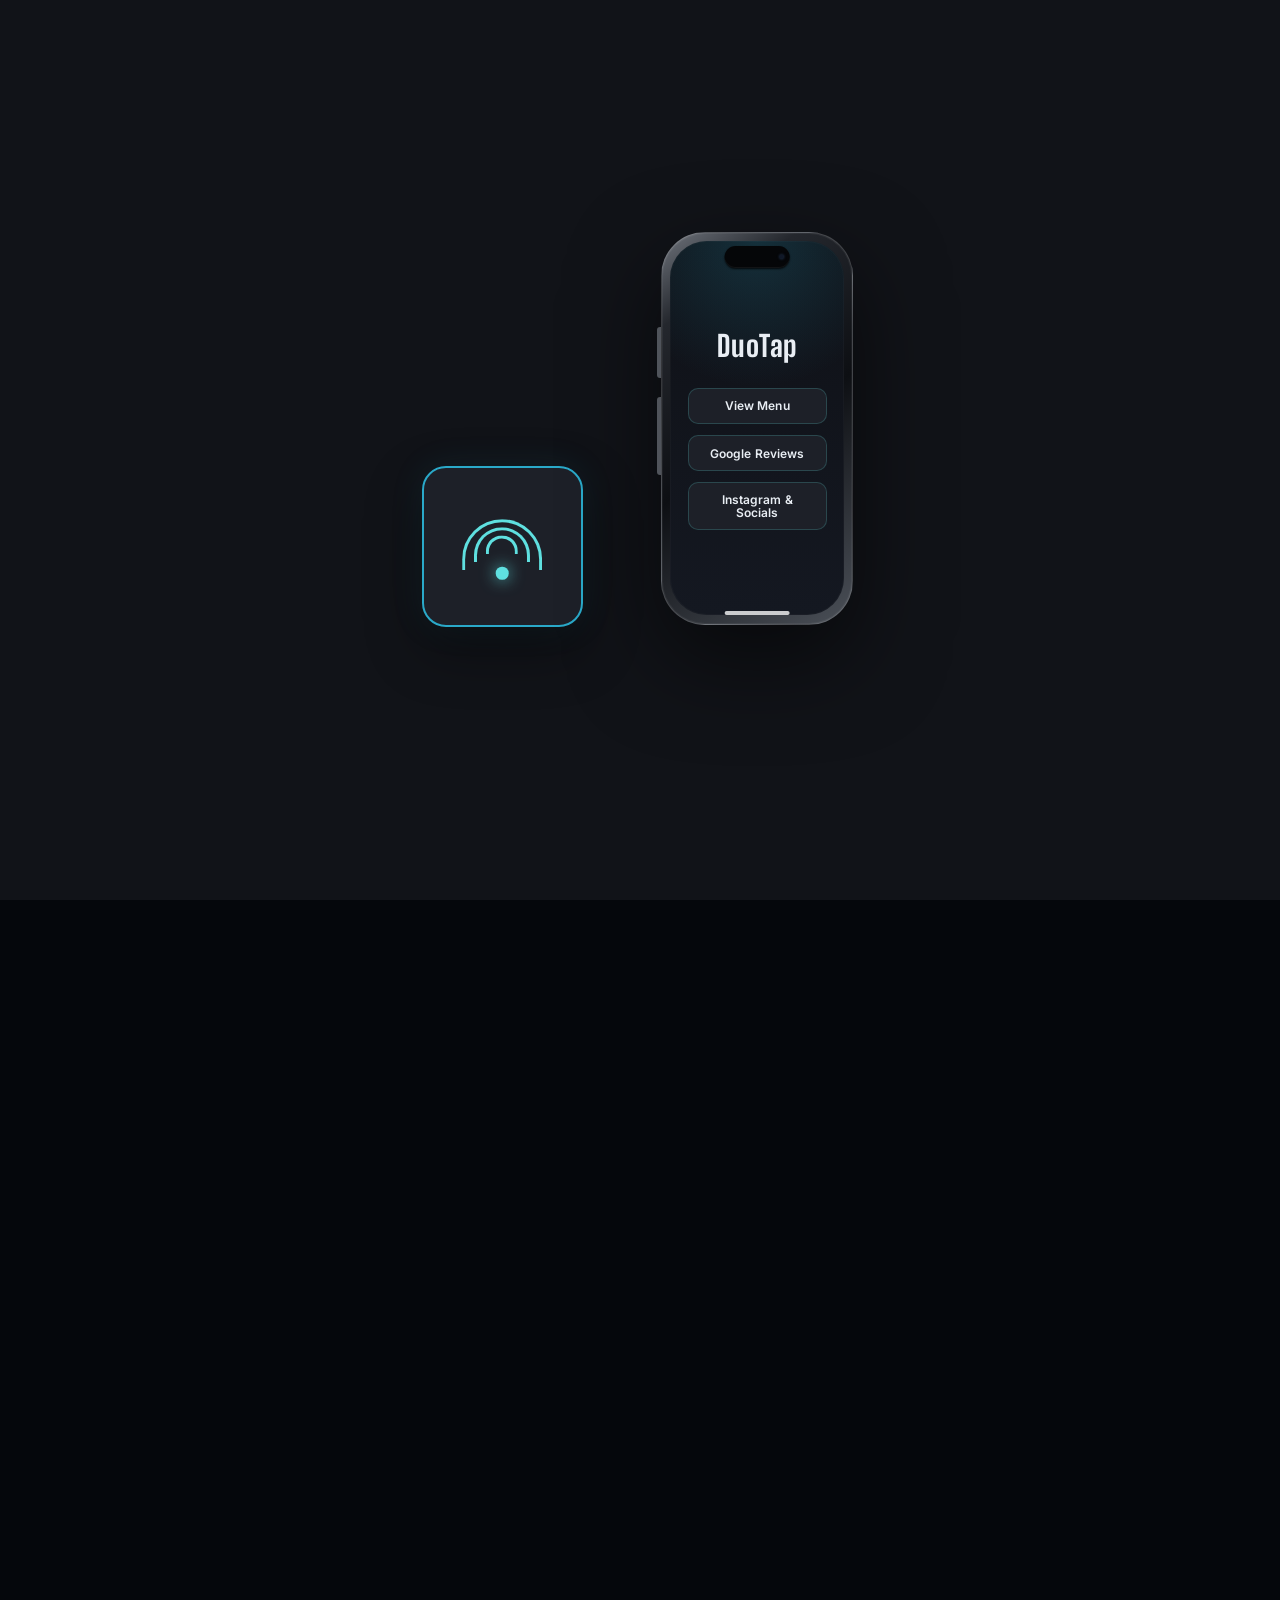
<file: index.html>
<!DOCTYPE html>
<html lang="en" class="intro-active">
<head>
  <meta charset="UTF-8">
  <meta name="viewport" content="width=device-width, initial-scale=1.0">
  <title>DuoTap — NFC tags that turn a tap into a customer</title>
  <link rel="icon" type="image/svg+xml" href="duotap-cutD-favicon.svg">
  <link rel="preconnect" href="https://fonts.googleapis.com">
  <link
    href="https://fonts.googleapis.com/css2?family=Big+Shoulders+Display:wght@600;700;800&family=Inter:wght@400;500;600&display=swap"
    rel="stylesheet">
  <link rel="stylesheet" href="css/style.css">
  <meta property="og:title" content="">
  <meta property="og:type" content="">
  <meta property="og:url" content="">
  <meta property="og:image" content="">
  <meta property="og:image:alt" content="">

  <link rel="icon" href="img/duotap-cutD-favicon.svg" sizes="any">
  <link rel="icon" href="img/duotap-cutD-favicon.svg" type="image/svg+xml">
  <link rel="apple-touch-icon" href="img/duotap-cutD-favicon.svg">

  <link rel="manifest" href="site.webmanifest">

  <style>
    /* Full-screen DuoTap NFC intro */
    html.intro-active,
    body.intro-active {
      overflow: hidden;
      height: 100%;
      overscroll-behavior: none;
    }

    body.intro-active > header,
    body.intro-active > main,
    body.intro-active > footer {
      visibility: hidden;
      pointer-events: none;
    }

    #duotapIntro {
      position: fixed;
      inset: 0;
      z-index: 99999;
      display: flex;
      align-items: center;
      justify-content: center;
      width: 100%;
      height: 100vh;
      height: 100svh;
      height: 100dvh;
      min-height: 100vh;
      min-height: 100svh;
      min-height: 100dvh;
      overflow: hidden;
      background: #111318;
      opacity: 1;
      visibility: visible;
      transition: opacity .55s ease, visibility .55s ease;
    }

    #duotapIntro.intro-finished {
      opacity: 0;
      visibility: hidden;
      pointer-events: none;
    }

    .intro-stage {
      position: relative;
      width: min(92vw, 520px);
      aspect-ratio: 1 / 1;
      max-height: 88dvh;
      isolation: isolate;
    }

    .intro-nfc-tag {
      position: absolute;
      width: 31%;
      aspect-ratio: 1;
      left: 8%;
      bottom: 16%;
      border-radius: clamp(14px, 4vw, 24px);
      background: #1d2028;
      border: 2px solid #2aa9c9;
      display: flex;
      align-items: center;
      justify-content: center;
      box-shadow: 0 22px 55px rgba(0,0,0,.38), 0 0 34px rgba(42,169,201,.10);
      z-index: 2;
    }

    .intro-nfc-waves {
      position: relative;
      width: 54%;
      aspect-ratio: 1.15 / 1;
    }

    .intro-nfc-waves span {
      position: absolute;
      left: 50%;
      top: 48%;
      transform: translate(-50%, -50%);
      border: clamp(2px, .45vw, 3px) solid #5fe0e0;
      border-bottom: none;
      border-radius: 999px 999px 0 0;
    }

    .intro-nfc-waves span:nth-child(1) { width: 38%; height: 26%; }
    .intro-nfc-waves span:nth-child(2) { width: 66%; height: 48%; }
    .intro-nfc-waves span:nth-child(3) { width: 94%; height: 70%; }

    .intro-nfc-dot {
      position: absolute;
      left: 50%;
      top: 67%;
      width: 8%;
      aspect-ratio: 1;
      transform: translate(-50%, -50%);
      border-radius: 50%;
      background: #5fe0e0;
      box-shadow: 0 0 16px rgba(95,224,224,.85);
    }

    .intro-phone {
      position: absolute;
      width: 37%;
      aspect-ratio: .49 / 1;
      right: 9%;
      top: 8%;
      padding: 1.6%;
      background: linear-gradient(145deg, #6f747c 0%, #24272d 18%, #0d0f13 52%, #4b5058 100%);
      border: 1px solid rgba(255,255,255,.16);
      border-radius: clamp(30px, 7vw, 44px);
      box-shadow: 0 34px 90px rgba(0,0,0,.55), inset 0 0 0 1px rgba(255,255,255,.05);
      z-index: 5;
      transform-origin: bottom center;
      animation: introPhoneTap 4.2s ease-in-out 1 forwards;
    }

    .intro-phone::before,
    .intro-phone::after {
      content: "";
      position: absolute;
      left: -2.4%;
      width: 2.1%;
      background: #50545b;
      border-radius: 3px 0 0 3px;
    }

    .intro-phone::before { top: 24%; height: 13%; }
    .intro-phone::after  { top: 42%; height: 20%; }

    .intro-phone-screen {
      position: relative;
      width: 100%;
      height: 100%;
      overflow: hidden;
      border-radius: calc(clamp(30px, 7vw, 44px) - 7px);
      background:
        radial-gradient(circle at 50% 0%, rgba(42,169,201,.20), transparent 38%),
        linear-gradient(180deg, #0f1117 0%, #141821 100%);
      box-shadow: inset 0 0 0 1px rgba(255,255,255,.025);
    }

    .intro-speaker {
      position: absolute;
      z-index: 10;
      top: 3.2%;
      left: 50%;
      width: 34%;
      height: 5.8%;
      transform: translateX(-50%);
      border-radius: 999px;
      background: #050608;
      box-shadow: inset 0 -1px 0 rgba(255,255,255,.05), 0 1px 2px rgba(0,0,0,.8);
    }

    .intro-speaker::after {
      content: "";
      position: absolute;
      width: 7%;
      aspect-ratio: 1;
      right: 9%;
      top: 50%;
      transform: translateY(-50%);
      border-radius: 50%;
      background: #101827;
      box-shadow: 0 0 3px rgba(70,110,170,.65);
    }

    .intro-home-indicator {
      position: absolute;
      z-index: 11;
      left: 50%;
      bottom: 2.2%;
      width: 34%;
      height: 1.1%;
      transform: translateX(-50%);
      border-radius: 999px;
      background: rgba(255,255,255,.78);
    }

    .intro-phone-opening,
    .intro-phone-result {
      position: absolute;
      inset: 0;
      display: flex;
      align-items: center;
      justify-content: center;
      flex-direction: column;
    }

    .intro-phone-opening {
      animation: introOpening 4.2s linear 1 forwards;
    }

    .intro-logo-mark {
      width: 34%;
      aspect-ratio: 1;
      display: flex;
      align-items: center;
      justify-content: center;
      border-radius: 22%;
      background: #2aa9c9;
      color: white;
      font: 800 clamp(24px, 7vw, 38px)/1 "Big Shoulders Display", sans-serif;
      box-shadow: 0 0 28px rgba(42,169,201,.22);
    }

    .intro-phone-result {
      opacity: 0;
      transform: translateY(8%);
      padding: 16% 10% 10%;
      animation: introResult 4.2s ease 1 forwards;
    }

    .intro-result-brand {
      margin-bottom: 16%;
      color: #e9eef4;
      font: 800 clamp(18px, 5vw, 29px)/1 "Big Shoulders Display", sans-serif;
      letter-spacing: .02em;
    }

    .intro-result-line {
      width: 100%;
      min-height: 11%;
      margin: 4% 0;
      padding: 7% 8%;
      border-radius: 10px;
      background: #1d2028;
      border: 1px solid rgba(95,224,224,.20);
      color: #e9eef4;
      display: flex;
      align-items: center;
      justify-content: center;
      text-align: center;
      font-family: Inter, sans-serif;
      font-size: clamp(8px, 2.1vw, 12px);
      font-weight: 600;
      line-height: 1.1;
      letter-spacing: .01em;
      box-sizing: border-box;
    }

    .intro-tap-pulse {
      position: absolute;
      left: 23.5%;
      bottom: 23.5%;
      width: 18%;
      aspect-ratio: 1;
      border-radius: 50%;
      border: 2px solid #5fe0e0;
      opacity: 0;
      z-index: 4;
      animation: introTapPulse 4.2s ease-out 1 forwards;
    }

    @keyframes introPhoneTap {
      0%, 10% { transform: translate(0,0) rotate(0deg); }
      30% { transform: translate(-36%, 20%) rotate(-10deg); }
      42% { transform: translate(-39%, 22%) rotate(-11deg); }
      52% { transform: translate(-36%, 20%) rotate(-10deg); }
      70%, 100% { transform: translate(0,0) rotate(0deg); }
    }

    @keyframes introTapPulse {
      0%, 27% { opacity: 0; transform: scale(.4); }
      34% { opacity: .95; }
      48% { opacity: 0; transform: scale(2.5); }
      100% { opacity: 0; transform: scale(2.5); }
    }

    @keyframes introOpening {
      0%, 41% { opacity: 1; }
      49%, 100% { opacity: 0; }
    }

    @keyframes introResult {
      0%, 43% { opacity: 0; transform: translateY(8%); }
      53%, 100% { opacity: 1; transform: translateY(0); }
    }

    @media (max-width: 600px) {
      /* On phone-sized screens, hide the original hero NFC/Wi-Fi-style SVG after the intro. */
      .hero-visual { display: none !important; }
      .hero-grid { grid-template-columns: 1fr !important; }

      .intro-stage {
        width: 96vw;
        max-width: 430px;
      }

      .intro-nfc-tag {
        width: 34%;
        left: 6%;
        bottom: 18%;
      }

      .intro-phone {
        width: 40%;
        right: 7%;
        top: 9%;
      }

      .intro-tap-pulse {
        left: 23%;
        bottom: 26%;
      }
    }

    @media (max-height: 620px) and (orientation: landscape) {
      .intro-stage {
        width: min(72vh, 480px);
      }
    }



    @supports (-webkit-touch-callout: none) {
      html.intro-active,
      body.intro-active {
        height: -webkit-fill-available;
      }

      #duotapIntro {
        min-height: -webkit-fill-available;
        bottom: -2px;
      }
    }

    @media (prefers-reduced-motion: reduce) {
      .intro-phone,
      .intro-phone-opening,
      .intro-phone-result,
      .intro-tap-pulse {
        animation-duration: 1.2s;
      }
    }

    /* ===== Realistic iPhone silhouette override ===== */
    .demo-phone{
      width: 154px !important;
      height: 318px !important;
      right: 24px !important;
      top: 10px !important;

      background: linear-gradient(90deg, #2a2730 0%, #111216 7%, #111216 93%, #302b35 100%) !important;
      border: 2px solid #4b4652 !important;
      border-radius: 23px !important;
      padding: 6px !important;

      box-shadow:
        0 24px 48px rgba(0,0,0,.42),
        inset 0 0 0 1px rgba(255,255,255,.05) !important;
    }

    .demo-phone::before{
      content:"";
      position:absolute;
      inset:3px;
      border-radius:19px;
      border:1px solid rgba(255,255,255,.08);
      pointer-events:none;
      z-index:2;
    }

    .phone-screen{
      border-radius: 17px !important;
      background:
        radial-gradient(circle at 50% -8%, rgba(42,169,201,.18), transparent 40%),
        #101218 !important;
      box-shadow: inset 0 0 0 1px rgba(0,0,0,.8);
    }

    /* Dynamic Island */
    .phone-speaker{
      width: 53px !important;
      height: 16px !important;
      top: 9px !important;
      left: 50% !important;
      transform: translateX(-50%) !important;

      border-radius: 999px !important;
      background: #050506 !important;
      box-shadow: inset 0 0 0 1px rgba(255,255,255,.04) !important;
    }

    .phone-speaker::after{
      content:"";
      position:absolute;
      width:5px;
      height:5px;
      border-radius:50%;
      right:7px;
      top:50%;
      transform:translateY(-50%);
      background:#0b2433;
      box-shadow:0 0 3px rgba(56,151,206,.35);
    }

    /* Side buttons */
    .demo-phone::after{
      content:"";
      position:absolute;
      left:-4px;
      top:68px;
      width:2px;
      height:24px;
      border-radius:2px;
      background:#48434d;
      box-shadow:
        0 34px 0 #48434d,
        0 68px 0 #48434d;
    }

    /* Right side button */
    .nfc-demo::after{
      content:"";
      position:absolute;
      width:2px;
      height:45px;
      right:22px;
      top:88px;
      border-radius:2px;
      background:#48434d;
      z-index:6;
    }

    /* Home indicator */
    .phone-screen::after{
      content:"";
      position:absolute;
      width:52px;
      height:3px;
      border-radius:999px;
      background:rgba(255,255,255,.82);
      bottom:6px;
      left:50%;
      transform:translateX(-50%);
      z-index:20;
    }

    /* Keep content clear of Dynamic Island */
    .phone-result,
    .phone-loading{
      padding-top: 26px !important;
    }

    /* Mobile sizing: preserve realistic proportions */
    @media (max-width: 768px){
      .demo-phone{
        width: 148px !important;
        height: 306px !important;
        right: 22px !important;
        top: 14px !important;
        border-radius: 22px !important;
      }

      .phone-screen{
        border-radius: 16px !important;
      }

      .phone-speaker{
        width: 50px !important;
        height: 15px !important;
      }
    }

  </style>

</head>
<body class="intro-active">

<div id="duotapIntro" aria-label="DuoTap NFC intro animation">
  <div class="intro-stage">
    <div class="intro-nfc-tag" aria-hidden="true">
      <div class="intro-nfc-waves"><span></span><span></span><span></span></div>
      <div class="intro-nfc-dot"></div>
    </div>

    <div class="intro-tap-pulse" aria-hidden="true"></div>

    <div class="intro-phone" aria-hidden="true">
      <div class="intro-speaker"></div>
      <div class="intro-home-indicator"></div>
      <div class="intro-phone-screen">
        <div class="intro-phone-opening">
          <div class="intro-logo-mark">D</div>
        </div>
        <div class="intro-phone-result">
          <div class="intro-result-brand">DuoTap</div>
          <div class="intro-result-line">View Menu</div>
          <div class="intro-result-line">Google Reviews</div>
          <div class="intro-result-line">Instagram &amp; Socials</div>
        </div>
      </div>
    </div>
  </div>
</div>


<header>
  <div class="wrap">
    <nav>
      <a href="#top" class="logo">
        <svg width="210" height="64" viewBox="0 0 210 64" xmlns="http://www.w3.org/2000/svg"
             xmlns:c2pa="http://c2pa.org/manifest">
          <metadata>
            <c2pa:manifest>
              [base64]/[base64]/[base64]/[base64]/mY1AeiY3VybHgpc2VsZiNqdW1iZj1jMnBhLmFzc2VydGlvbnMvYzJwYS5oYXNoLmRhdGFkaGFzaFgg3niMcaBJjm2EEs/BuNstPlgf/[base64]/[base64]/3cyjxFA3Qo5S46fX0/ihY0VZ7mfb9KF703t5OjWDBWMA4GA1UdDwEB/wQEAwIHgDAVBgNVHSUEDjAMBgorBgEEAYPoXgIBMAwGA1UdEwEB/wQCMAAwHwYDVR0jBBgwFoAUzlHiBIFOZFsj+OPEz5o+nMHXXMIwCgYIKoZIzj0EAwMDZwAwZAIwMXMdFJ4BetLLVY7ORuE9noqbbAZOZn/aArXyTwFAZfKrPzxF2vPoJNf1+UCdg1XGAjBwX1zd9WGqYkqmL5SFqw1QySjr1zJfpJM9+1rdDwSPLMOPOjKuiXjoU/[base64]/TRZGJZL6Pc2a1aoIZ+CS5SPYLw/svt/CIo9dId/+33TQT+1IKiIDEi83p/XGgmDgANT7pkEnJ8=
            </c2pa:manifest>
          </metadata>
          <defs>
            <style>
              @import url('https://fonts.googleapis.com/css2?family=Big+Shoulders+Display:wght@800&amp;display=swap');

              .wordmark {
                font-family: 'Big Shoulders Display', 'Arial Black', sans-serif;
                font-weight: 800;
              }
            </style>
            <mask id="holeMaskIconLockup">
              <rect x="0" y="0" width="64" height="64" fill="#ffffff"/>
              <circle cx="32" cy="32" r="8" fill="#000000">
                <animate attributeName="r" values="6;9;6" dur="1.8s" repeatCount="indefinite"/>
              </circle>
            </mask>
          </defs>

          <path d="M14 12 H32 Q46 12 46 32 Q46 52 32 52 H14 Z" fill="#2aa9c9" mask="url(#holeMaskIconLockup)"/>
          <circle cx="32" cy="32" r="3" fill="#5fe0e0">
            <animate attributeName="r" values="3;4.2;3" dur="1.8s" repeatCount="indefinite"/>
          </circle>

          <text x="60" y="42" class="wordmark" font-size="34" fill="#e9eef4">DuoTap</text>
        </svg>
        <!--        DuoTap-->
      </a>
      <div class="navlinks navlinks-mobile-hide">
        <a href="#how">How it works</a>
        <a href="#examples">Examples</a>
        <a href="#products">NFC Tags</a>
        <a href="#usecases">For Hospitality</a>
        <a href="#pricing">Pricing</a>
      </div>
      <a href="#examples" class="nav-cta">View examples</a>
    </nav>
  </div>
</header>

<main id="top">

  <!-- HERO -->
  <section class="hero">
    <div class="wrap hero-grid">
      <div>
        <div class="kicker">NFC experiences for restaurants, bars & hotels</div>
        <h1>One tap.<br>Menu, reviews<br><em>&amp; socials.</em></h1>
        <p class="lede">DuoTap creates a custom mobile experience for your business and connects it to an NFC tag. Your
          customer taps once and instantly opens your menu, Google reviews, social links, hotel information, or other
          essentials. No app. No QR scanning.</p>
        <div class="hero-actions">
          <a href="#examples" class="btn-primary">View examples</a>
          <a href="#pricing" class="btn-ghost">View plans</a>
        </div>
        <div class="hero-stat-row">
          <div class="stat"><b>Custom</b><span>built for your business</span></div>
          <div class="stat"><b>No app</b><span>just tap and open</span></div>
          <div class="stat"><b>One tap</b><span>menu, reviews &amp; socials</span></div>
        </div>
      </div>

      <div class="hero-visual">
        <svg class="hero-svg" viewBox="0 0 360 360" fill="none" xmlns="http://www.w3.org/2000/svg" aria-hidden="true">
          <circle class="pulse-ring" cx="180" cy="180" r="105" stroke="#5fe0e0" stroke-width="1.5"/>
          <circle class="pulse-ring" cx="180" cy="180" r="105" stroke="#2aa9c9" stroke-width="1.5"
                  style="animation-delay:0.9s;"/>
          <circle class="pulse-ring" cx="180" cy="180" r="105" stroke="#2aa9c9" stroke-width="1.5"
                  style="animation-delay:1.8s;"/>
          <rect x="120" y="120" width="120" height="120" rx="16" fill="#1d2028" stroke="#2aa9c9" stroke-width="2"/>
          <path d="M145 165 a35 35 0 0 1 70 0" stroke="#5fe0e0" stroke-width="3" fill="none" stroke-linecap="round"/>
          <path d="M155 175 a22 22 0 0 1 50 0" stroke="#5fe0e0" stroke-width="3" fill="none" stroke-linecap="round"/>
          <circle cx="180" cy="195" r="7" fill="#5fe0e0"/>
          <text x="180" y="222" text-anchor="middle" fill="#9497a1" font-family="Inter, sans-serif" font-size="11"
                letter-spacing="1">DuoTap NFC
          </text>
        </svg>
      </div>
    </div>
  </section>

  <section class="duotap-solutions" id="examples">

    <div class="duotap-solutions-header">
      <span>See it in action</span>
      <h2>Built for bars, restaurants and hotels</h2>
    </div>

    <div class="duotap-solutions-grid">

      <a
        href="https://trio-lounge.netlify.app/"

        class="duotap-solution-card"
      >
        <div class="duotap-solution-icon">🍸</div>

        <div>
          <h3>Bars &amp; Lounges</h3>
          <p>
            Menu, drinks, socials and venue links — built for bars and lounges.
          </p>
        </div>

        <span class="duotap-solution-link">
                Explore bar setup →
            </span>
      </a>

      <a
        href="restaurant.html"
        class="duotap-solution-card"
      >
        <div class="duotap-solution-icon">🍽️</div>

        <div>
          <h3>Restaurants &amp; Cafes</h3>
          <p>
            Menu, Google reviews and social links — all available in one tap.
          </p>
        </div>

        <span class="duotap-solution-link">
                Explore restaurant setup →
            </span>
      </a>

      <a
        href="hotel_room.html?room=45"

        class="duotap-solution-card"
      >
        <div class="duotap-solution-icon">🏨</div>

        <div>
          <h3>Hotels</h3>
          <p>
            Room information, hotel services and useful guest links in one tap.
          </p>
        </div>

        <span class="duotap-solution-link">
                Explore hotel setup →
            </span>
      </a>

    </div>

  </section>

  <!-- HOW IT WORKS -->
  <section class="section section-alt" id="how">
    <div class="wrap">
      <div class="section-head">
        <h2>From idea to table in three simple steps.</h2>
        <p>You send us your content and branding. We build the experience, program the NFC tags, and deliver it ready to
          use.</p>
      </div>
      <div class="steps">
        <div class="step">
          <div class="step-num">01</div>
          <h3>We build your page</h3>
          <p>A mobile-first page designed around your venue, with the information your customers need most.</p>
        </div>
        <div class="step">
          <div class="step-num">02</div>
          <h3>We program your tags</h3>
          <p>Each NFC tag is connected to your DuoTap page and tested before delivery.</p>
        </div>
        <div class="step">
          <div class="step-num">03</div>
          <h3>Your customers tap</h3>
          <p>A quick tap opens the page instantly. No app, no QR scanning and no typing.</p>
        </div>
      </div>
    </div>
  </section>

  <!-- PRODUCTS -->
  <section class="section" id="products">
    <div class="wrap">
      <div class="section-head">
        <h2>Made for the places customers already touch.</h2>
        <p>Choose the NFC format that fits your venue. Each tag connects customers directly to your digital page.</p>
      </div>
      <div class="product-grid">
        <div class="product-card">
          <svg width="40" height="40" viewBox="0 0 40 40">
            <rect x="4" y="4" width="32" height="32" rx="4" fill="none" stroke="#2aa9c9" stroke-width="2"/>
            <circle cx="20" cy="20" r="6" fill="#5fe0e0"/>
          </svg>
          <h3>Table NFC Tags</h3>
          <p>Perfect for restaurant, cafe and bar tables — tap to open menus, reviews and socials.</p>
        </div>
        <div class="product-card">
          <svg width="40" height="40" viewBox="0 0 40 40">
            <rect x="8" y="4" width="24" height="32" rx="6" fill="none" stroke="#2aa9c9" stroke-width="2"/>
            <line x1="14" y1="30" x2="26" y2="30" stroke="#5fe0e0" stroke-width="2"/>
          </svg>
          <h3>Counter NFC Tags</h3>
          <p>Place them at the bar, reception or checkout for reviews, social links, offers or information.</p>
        </div>
        <div class="product-card">
          <svg width="40" height="40" viewBox="0 0 40 40">
            <rect x="6" y="8" width="28" height="24" rx="4" fill="none" stroke="#2aa9c9" stroke-width="2"/>
            <circle cx="20" cy="20" r="5" fill="#5fe0e0"/>
          </svg>
          <h3>Hotel Room Tags</h3>
          <p>Give guests instant access to room information, Wi-Fi, hotel services, breakfast hours and useful
            links.</p>
        </div>
        <div class="product-card">
          <svg width="40" height="40" viewBox="0 0 40 40">
            <circle cx="20" cy="20" r="16" fill="none" stroke="#2aa9c9" stroke-width="2"/>
            <circle cx="20" cy="20" r="5" fill="#5fe0e0"/>
          </svg>
          <h3>Custom NFC Setup</h3>
          <p>Need something different? We can adapt the tag and page to the way customers interact with your venue.</p>
        </div>
      </div>
    </div>
  </section>

  <!-- WHO IT'S FOR -->
  <section class="section-alt" id="usecases">
    <div class="wrap" style="padding-top:96px; padding-bottom:0;">
      <div class="section-head">
        <h2>Designed for hospitality.</h2>
        <p>Give customers instant access to the information they need.</p>
      </div>
    </div>
    <div class="usecase-list">
      <div class="usecase">
        <div class="usecase-icon">
          <svg width="20" height="20" viewBox="0 0 20 20">
            <path d="M3 10 L8 15 L17 4" stroke="#5fe0e0" stroke-width="2" fill="none" stroke-linecap="round"
                  stroke-linejoin="round"/>
          </svg>
        </div>
        <div><h3>Restaurants &amp; cafes</h3>
          <p>Tap for the menu, Google reviews, social links, Wi-Fi and special offers.</p></div>
      </div>
      <div class="usecase">
        <div class="usecase-icon">
          <svg width="20" height="20" viewBox="0 0 20 20">
            <path d="M3 10 L8 15 L17 4" stroke="#5fe0e0" stroke-width="2" fill="none" stroke-linecap="round"
                  stroke-linejoin="round"/>
          </svg>
        </div>
        <div><h3>Bars &amp; lounges</h3>
          <p>Put the drinks menu, events, Instagram and review link directly on the table.</p></div>
      </div>
      <div class="usecase">
        <div class="usecase-icon">
          <svg width="20" height="20" viewBox="0 0 20 20">
            <path d="M3 10 L8 15 L17 4" stroke="#5fe0e0" stroke-width="2" fill="none" stroke-linecap="round"
                  stroke-linejoin="round"/>
          </svg>
        </div>
        <div><h3>Hotels &amp; guest rooms</h3>
          <p>Give guests instant access to room details, services, Wi-Fi, reception and hotel information.</p></div>
      </div>
      <div class="usecase">
        <div class="usecase-icon">
          <svg width="20" height="20" viewBox="0 0 20 20">
            <path d="M3 10 L8 15 L17 4" stroke="#5fe0e0" stroke-width="2" fill="none" stroke-linecap="round"
                  stroke-linejoin="round"/>
          </svg>
        </div>
        <div><h3>Custom hospitality experiences</h3>
          <p>We can build a tailored NFC flow around the specific information your customers need most.</p></div>
      </div>
    </div>
  </section>

  <!-- PRICING -->
  <section class="section">
    <div class="wrap">
      <div class="section-head" id="pricing">
        <h2>Choose the setup that fits your <span class="blue-text">business</span>.</h2>
        <p>Every plan includes a mobile page, programmed NFC tags and one year of hosting. Choose the option that best
          fits your venue.</p>
      </div>
      <div class="pricing-grid">
        <div class="price-card">
          <h3>Starter</h3>
          <div class="price">99€<span>/year</span></div>
          <ul>
            <li>Single section setup</li>
            <li>5 programmed tags</li>
            <!--            <li>One time purchase</li>-->
          </ul>
          <a href="https://wa.me/355695670905?text=Hello%2C%20I%27m%20interested%20in%20the%20Starter%20package"
             target="_blank" rel="noopener" class="btn-ghost" style="text-align:center;">Choose Starter</a>
        </div>
        <div class="price-card featured">
          <h3>Business</h3>
          <div class="price">299€<span>/year</span></div>
          <ul>
            <li>Multi-section setup</li>
            <li>25 programmed tags</li>
            <li>Content updates during the year</li>
            <!--            <li>Tap analytics + export</li>-->
          </ul>
          <a href="https://wa.me/355695670905?text=Hello%2C%20I%27m%20interested%20in%20the%20Business%20package"
             target="_blank" rel="noopener" class="btn-primary" style="text-align:center;">Choose Business</a>
        </div>
        <div class="price-card">
          <h3>Pro</h3>
          <div class="price">499€<span>/year</span></div>
          <ul>
            <li>Fully tailored multi-page setup</li>
            <li>50+ programmed tags</li>
            <li>Priority content updates during the year</li>
            <!--            <li>Tap analytics + export</li>-->
          </ul>
          <a href="https://wa.me/355695670905?text=Hello%2C%20I%27m%20interested%20in%20the%20Pro%20package"
             target="_blank" rel="noopener" class="btn-ghost" style="text-align:center;">Choose Pro</a>
        </div>
      </div>
    </div>
  </section>

  <!-- SOCIALS -->
  <section class="section" id="socials" style="padding-top:70px; padding-bottom:70px;">
    <div class="wrap" style="text-align:center;">
      <h2 style="font-size:26px; color:var(--paper);">Follow along</h2>
      <p style="color:var(--slate); font-size:15px; margin-top:8px;">Follow us for new installations, ideas and
        updates.</p>
      <div class="social-row">
        <a href="https://instagram.com/duotap.al" target="_blank" rel="noopener" class="social-btn"
           aria-label="Instagram">
          <svg width="20" height="20" viewBox="0 0 24 24" fill="none" stroke="currentColor" stroke-width="2">
            <rect x="2" y="2" width="20" height="20" rx="5"/>
            <circle cx="12" cy="12" r="4"/>
            <circle cx="17.5" cy="6.5" r="1"/>
          </svg>
        </a>
        <a href="https://www.tiktok.com/@duotap.al" target="_blank" rel="noopener" class="social-btn"
           aria-label="TikTok">
          <svg width="20" height="20" viewBox="0 0 24 24" fill="none" stroke="currentColor" stroke-width="2">
            <path d="M9 12a4 4 0 1 0 4 4V4a5 5 0 0 0 5 5"/>
          </svg>
        </a>
        <!--        <a href="https://instagram.com/duotap.al" target="_blank" rel="noopener" class="social-btn"-->
        <!--           aria-label="Facebook">-->
        <!--          <svg width="20" height="20" viewBox="0 0 24 24" fill="none" stroke="currentColor" stroke-width="2">-->
        <!--            <path d="M18 2h-3a5 5 0 0 0-5 5v3H7v4h3v8h4v-8h3l1-4h-4V7a1 1 0 0 1 1-1h3z"/>-->
        <!--          </svg>-->
        <!--        </a>-->
        <a href="https://wa.me/355695670905" target="_blank" rel="noopener" class="social-btn" aria-label="WhatsApp">
          <svg width="20" height="20" viewBox="0 0 24 24" fill="none" stroke="currentColor" stroke-width="2">
            <path
              d="M21 11.5a8.38 8.38 0 0 1-.9 3.8 8.5 8.5 0 0 1-7.6 4.7 8.38 8.38 0 0 1-3.8-.9L3 21l1.9-5.7a8.38 8.38 0 0 1-.9-3.8 8.5 8.5 0 0 1 4.7-7.6 8.38 8.38 0 0 1 3.8-.9h.5a8.48 8.48 0 0 1 8 8v.5z"/>
          </svg>
        </a>
      </div>
    </div>
  </section>

  <!-- CTA -->
  <section class="cta-band">
    <div class="wrap">
      <h2>Ready to upgrade your customer experience?</h2>
      <p>Tell us about your venue and we’ll help you choose the right setup.</p>
      <a
        href="https://wa.me/355695670905"
        target="_blank"
        rel="noopener"
        class="btn-primary"
      >
        Contact us
      </a>
    </div>
  </section>

</main>

<footer>
  <div class="wrap"
       style="display:flex; justify-content:space-between; width:100%; flex-wrap:wrap; gap:16px; align-items:center;">
    <span>© 2026 DuoTap. NFC experiences for hospitality businesses.</span>
    <div style="display:flex; gap:20px; align-items:center;">
      <a href="#how">How it works</a>
      <a href="#products">NFC Tags</a>
      <a href="#pricing">Pricing</a>
    </div>
  </div>
</footer>


<script>
  document.documentElement.classList.add('intro-active');
  document.body.classList.add('intro-active');

  document.addEventListener('DOMContentLoaded', () => {
    const intro = document.getElementById('duotapIntro');
    const hasHash = window.location.hash && window.location.hash !== '#';

    const revealPage = () => {
      if (intro) {
        intro.classList.add('intro-finished');
        window.setTimeout(() => intro.remove(), 600);
      }

      document.documentElement.classList.remove('intro-active');
      document.body.classList.remove('intro-active');
    };

    const scrollToHash = (hash, smooth = true) => {
      if (!hash || hash === '#') return;

      const target = document.querySelector(hash);
      if (!target) return;

      target.scrollIntoView({
        behavior: smooth ? 'smooth' : 'auto',
        block: 'start'
      });
    };

    // If Chrome restores/reloads a URL with #pricing, #examples, etc.,
    // skip the intro and go straight to that section.
    if (hasHash) {
      revealPage();

      requestAnimationFrame(() => {
        requestAnimationFrame(() => {
          scrollToHash(window.location.hash, false);
        });
      });
    } else {
      // Normal first visit: play the full NFC intro.
      window.setTimeout(() => {
        revealPage();
      }, 4200);
    }

    // Handle internal # links without letting Chrome re-trigger the intro state.
    document.querySelectorAll('a[href^="#"]').forEach(link => {
      link.addEventListener('click', (event) => {
        const hash = link.getAttribute('href');

        if (!hash || hash === '#') return;

        const target = document.querySelector(hash);
        if (!target) return;

        event.preventDefault();
        history.pushState(null, '', hash);

        target.scrollIntoView({
          behavior: 'smooth',
          block: 'start'
        });
      });
    });

    // Back/forward between hash sections should never replay the intro.
    window.addEventListener('popstate', () => {
      revealPage();
      scrollToHash(window.location.hash, false);
    });
  });
</script>

</body>
</html>
</file>
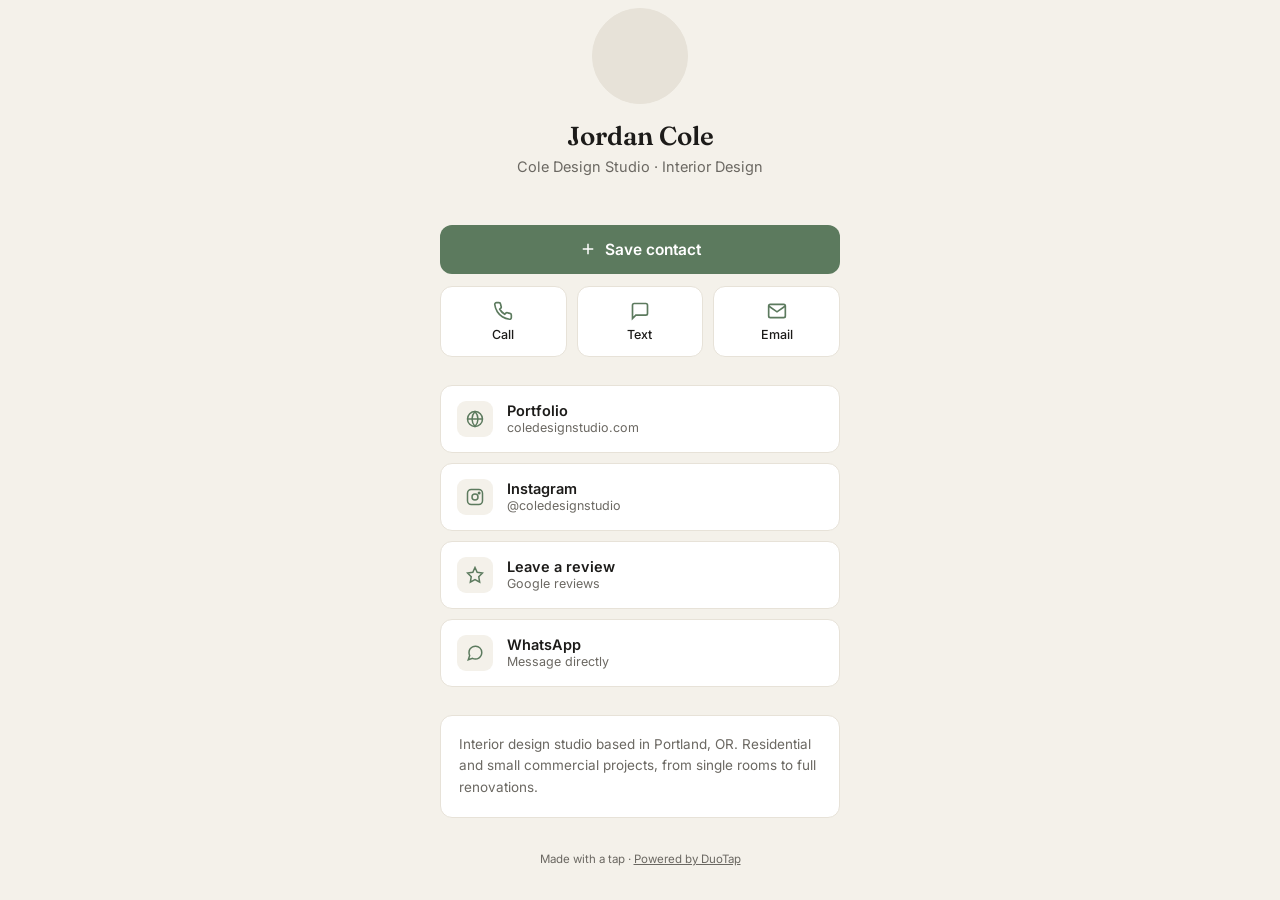
<file: busines.html>
<!DOCTYPE html>
<html lang="en">
<head>
  <meta charset="UTF-8">
  <meta name="viewport" content="width=device-width, initial-scale=1.0, viewport-fit=cover">
  <title>Jordan Cole — Cole Design Studio</title>
  <link rel="preconnect" href="https://fonts.googleapis.com">
  <link href="https://fonts.googleapis.com/css2?family=Fraunces:opsz,wght@9..144,500;9..144,600&family=Inter:wght@400;500;600&display=swap" rel="stylesheet">
  <link rel="icon" href="img/duotap-cutD-favicon.svg" sizes="any">
  <link rel="icon" href="img/duotap-cutD-favicon.svg" type="image/svg+xml">
  <link rel="apple-touch-icon" href="img/duotap-cutD-favicon.svg">
  <style>
    :root{
      /* ---- Reskin per customer by editing these ---- */
      --bg:#f4f1ea;
      --card:#ffffff;
      --ink:#1c1b19;
      --muted:#6b6862;
      --accent:#5c7a5e;      /* primary action color */
      --accent-ink:#ffffff;  /* text on accent */
      --line:#e7e2d8;
      --radius:16px;
    }
    *{box-sizing:border-box;}
    body{
      margin:0;
      background:var(--bg);
      color:var(--ink);
      font-family:'Inter',sans-serif;
      display:flex;
      justify-content:center;
      min-height:100vh;
      padding:0 5px 0;
    }
    .card{
      width:100%;
      max-width:400px;
    }
    .profile{
      text-align:center;
      padding:8px 0 28px;
    }
    .avatar{
      width:96px; height:96px;
      border-radius:50%;
      margin:0 auto 18px;
      background:var(--line);
      display:block;
      object-fit:cover;
      border:1px solid var(--line);
    }
    h1{
      font-family:'Fraunces',serif;
      font-weight:600;
      font-size:26px;
      margin:0;
      line-height:1.15;
    }
    .role{
      color:var(--muted);
      font-size:14.5px;
      margin-top:6px;
    }

    .save-btn{
      display:flex;
      align-items:center;
      justify-content:center;
      gap:8px;
      width:100%;
      background:var(--accent);
      color:var(--accent-ink);
      border:none;
      padding:15px 20px;
      border-radius:12px;
      font-size:15.5px;
      font-weight:600;
      font-family:'Inter',sans-serif;
      cursor:pointer;
      margin-top:22px;
      transition:transform .12s, opacity .12s;
    }
    .save-btn:hover{opacity:.92;}
    .save-btn:active{transform:scale(0.98);}

    .quick-row{
      display:grid;
      grid-template-columns:repeat(3,1fr);
      gap:10px;
      margin-top:12px;
    }
    .quick-btn{
      display:flex;
      flex-direction:column;
      align-items:center;
      gap:6px;
      padding:14px 6px;
      background:var(--card);
      border:1px solid var(--line);
      border-radius:12px;
      text-decoration:none;
      color:var(--ink);
      font-size:12.5px;
      font-weight:500;
      transition:border-color .12s;
    }
    .quick-btn:hover{border-color:var(--accent);}
    .quick-btn svg{stroke:var(--accent);}

    .links{
      margin-top:28px;
      display:flex;
      flex-direction:column;
      gap:10px;
    }
    .link-row{
      display:flex;
      align-items:center;
      gap:14px;
      padding:15px 16px;
      background:var(--card);
      border:1px solid var(--line);
      border-radius:12px;
      text-decoration:none;
      color:var(--ink);
      transition:border-color .12s, transform .12s;
    }
    .link-row:hover{border-color:var(--accent); transform:translateY(-1px);}
    .link-icon{
      width:36px; height:36px;
      border-radius:9px;
      background:var(--bg);
      display:flex; align-items:center; justify-content:center;
      flex-shrink:0;
    }
    .link-icon svg{stroke:var(--accent);}
    .link-text{flex-grow:1;}
    .link-title{font-size:14.5px; font-weight:600;}
    .link-sub{font-size:12.5px; color:var(--muted); margin-top:1px;}
    .link-arrow{color:var(--muted); flex-shrink:0;}

    .about{
      margin-top:28px;
      padding:18px 18px;
      background:var(--card);
      border:1px solid var(--line);
      border-radius:12px;
      font-size:13.5px;
      color:var(--muted);
      line-height:1.6;
    }

    .footer{
      text-align:center;
      margin-top:34px;
      font-size:11.5px;
      color:var(--muted);
    }
    .footer a{color:var(--muted); text-decoration:underline;}

    @media (prefers-reduced-motion: reduce){
      *{transition:none !important;}
    }
  </style>
</head>
<body>

<div class="card">

  <div class="profile">
    <div class="avatar" role="img" aria-label="Jordan Cole"></div>
    <h1>Jordan Cole</h1>
    <div class="role">Cole Design Studio · Interior Design</div>
  </div>

  <button class="save-btn" onclick="saveContact()">
    <svg width="18" height="18" viewBox="0 0 24 24" fill="none" stroke="currentColor" stroke-width="2"><path d="M12 5v14M5 12h14"/></svg>
    Save contact
  </button>

  <div class="quick-row">
    <a class="quick-btn" href="#">
      <svg width="20" height="20" viewBox="0 0 24 24" fill="none" stroke-width="2"><path d="M22 16.92v3a2 2 0 0 1-2.18 2 19.79 19.79 0 0 1-8.63-3.07 19.5 19.5 0 0 1-6-6 19.79 19.79 0 0 1-3.07-8.67A2 2 0 0 1 4.11 2h3a2 2 0 0 1 2 1.72c.127.96.361 1.903.7 2.81a2 2 0 0 1-.45 2.11L8.09 9.91a16 16 0 0 0 6 6l1.27-1.27a2 2 0 0 1 2.11-.45c.907.339 1.85.573 2.81.7A2 2 0 0 1 22 16.92z"/></svg>
      Call
    </a>
    <a class="quick-btn" href="#">
      <svg width="20" height="20" viewBox="0 0 24 24" fill="none" stroke-width="2"><path d="M21 15a2 2 0 0 1-2 2H7l-4 4V5a2 2 0 0 1 2-2h14a2 2 0 0 1 2 2z"/></svg>
      Text
    </a>
    <a class="quick-btn" href="#">
      <svg width="20" height="20" viewBox="0 0 24 24" fill="none" stroke-width="2"><rect x="2" y="4" width="20" height="16" rx="2"/><path d="m22 6-10 7L2 6"/></svg>
      Email
    </a>
  </div>

  <div class="links">
    <a class="link-row" href="#" target="_blank" rel="noopener">
      <div class="link-icon"><svg width="18" height="18" viewBox="0 0 24 24" fill="none" stroke-width="2"><circle cx="12" cy="12" r="10"/><path d="M2 12h20M12 2a15.3 15.3 0 0 1 4 10 15.3 15.3 0 0 1-4 10 15.3 15.3 0 0 1-4-10 15.3 15.3 0 0 1 4-10z"/></svg></div>
      <div class="link-text">
        <div class="link-title">Portfolio</div>
        <div class="link-sub">coledesignstudio.com</div>
      </div>
      <svg class="link-arrow" width="16" height="16" viewBox="0 0 24 24" fill="none" stroke-width="2"><path d="M9 18l6-6-6-6"/></svg>
    </a>

    <a class="link-row" href="#" target="_blank" rel="noopener">
      <div class="link-icon"><svg width="18" height="18" viewBox="0 0 24 24" fill="none" stroke-width="2"><rect x="2" y="2" width="20" height="20" rx="5"/><circle cx="12" cy="12" r="4"/><circle cx="17.5" cy="6.5" r="1"/></svg></div>
      <div class="link-text">
        <div class="link-title">Instagram</div>
        <div class="link-sub">@coledesignstudio</div>
      </div>
      <svg class="link-arrow" width="16" height="16" viewBox="0 0 24 24" fill="none" stroke-width="2"><path d="M9 18l6-6-6-6"/></svg>
    </a>

    <a class="link-row" href="#" target="_blank" rel="noopener">
      <div class="link-icon"><svg width="18" height="18" viewBox="0 0 24 24" fill="none" stroke-width="2"><path d="M12 2l2.9 6.3L22 9.3l-5 5 1.2 7.1L12 18l-6.2 3.4L7 14.3l-5-5 7.1-1z"/></svg></div>
      <div class="link-text">
        <div class="link-title">Leave a review</div>
        <div class="link-sub">Google reviews</div>
      </div>
      <svg class="link-arrow" width="16" height="16" viewBox="0 0 24 24" fill="none" stroke-width="2"><path d="M9 18l6-6-6-6"/></svg>
    </a>

    <a class="link-row" href="#" target="_blank" rel="noopener">
      <div class="link-icon"><svg width="18" height="18" viewBox="0 0 24 24" fill="none" stroke-width="2"><path d="M21 11.5a8.38 8.38 0 0 1-.9 3.8 8.5 8.5 0 0 1-7.6 4.7 8.38 8.38 0 0 1-3.8-.9L3 21l1.9-5.7a8.38 8.38 0 0 1-.9-3.8 8.5 8.5 0 0 1 4.7-7.6 8.38 8.38 0 0 1 3.8-.9h.5a8.48 8.48 0 0 1 8 8v.5z"/></svg></div>
      <div class="link-text">
        <div class="link-title">WhatsApp</div>
        <div class="link-sub">Message directly</div>
      </div>
      <svg class="link-arrow" width="16" height="16" viewBox="0 0 24 24" fill="none" stroke-width="2"><path d="M9 18l6-6-6-6"/></svg>
    </a>
  </div>

  <div class="about">
    Interior design studio based in Portland, OR. Residential and small commercial projects, from single rooms to full renovations.
  </div>

  <div class="footer">
    Made with a tap · <a href="#" target="_blank" rel="noopener">Powered by DuoTap</a>
  </div>

</div>

<script>
  function saveContact(){
    var vcard = [
      "BEGIN:VCARD",
      "VERSION:3.0",
      "N:Cole;Jordan;;;",
      "FN:Jordan Cole",
      "ORG:Cole Design Studio",
      "TITLE:Interior Designer",
      "TEL;TYPE=CELL:+15551234567",
      "EMAIL:jordan@coledesignstudio.com",
      "URL:https://coledesignstudio.com",
      "END:VCARD"
    ].join("\n");

    var blob = new Blob([vcard], { type: "text/vcard" });
    var url = URL.createObjectURL(blob);
    var a = document.createElement("a");
    a.href = url;
    a.download = "jordan-cole.vcf";
    document.body.appendChild(a);
    a.click();
    document.body.removeChild(a);
    URL.revokeObjectURL(url);
  }
</script>

</body>
</html>
</file>
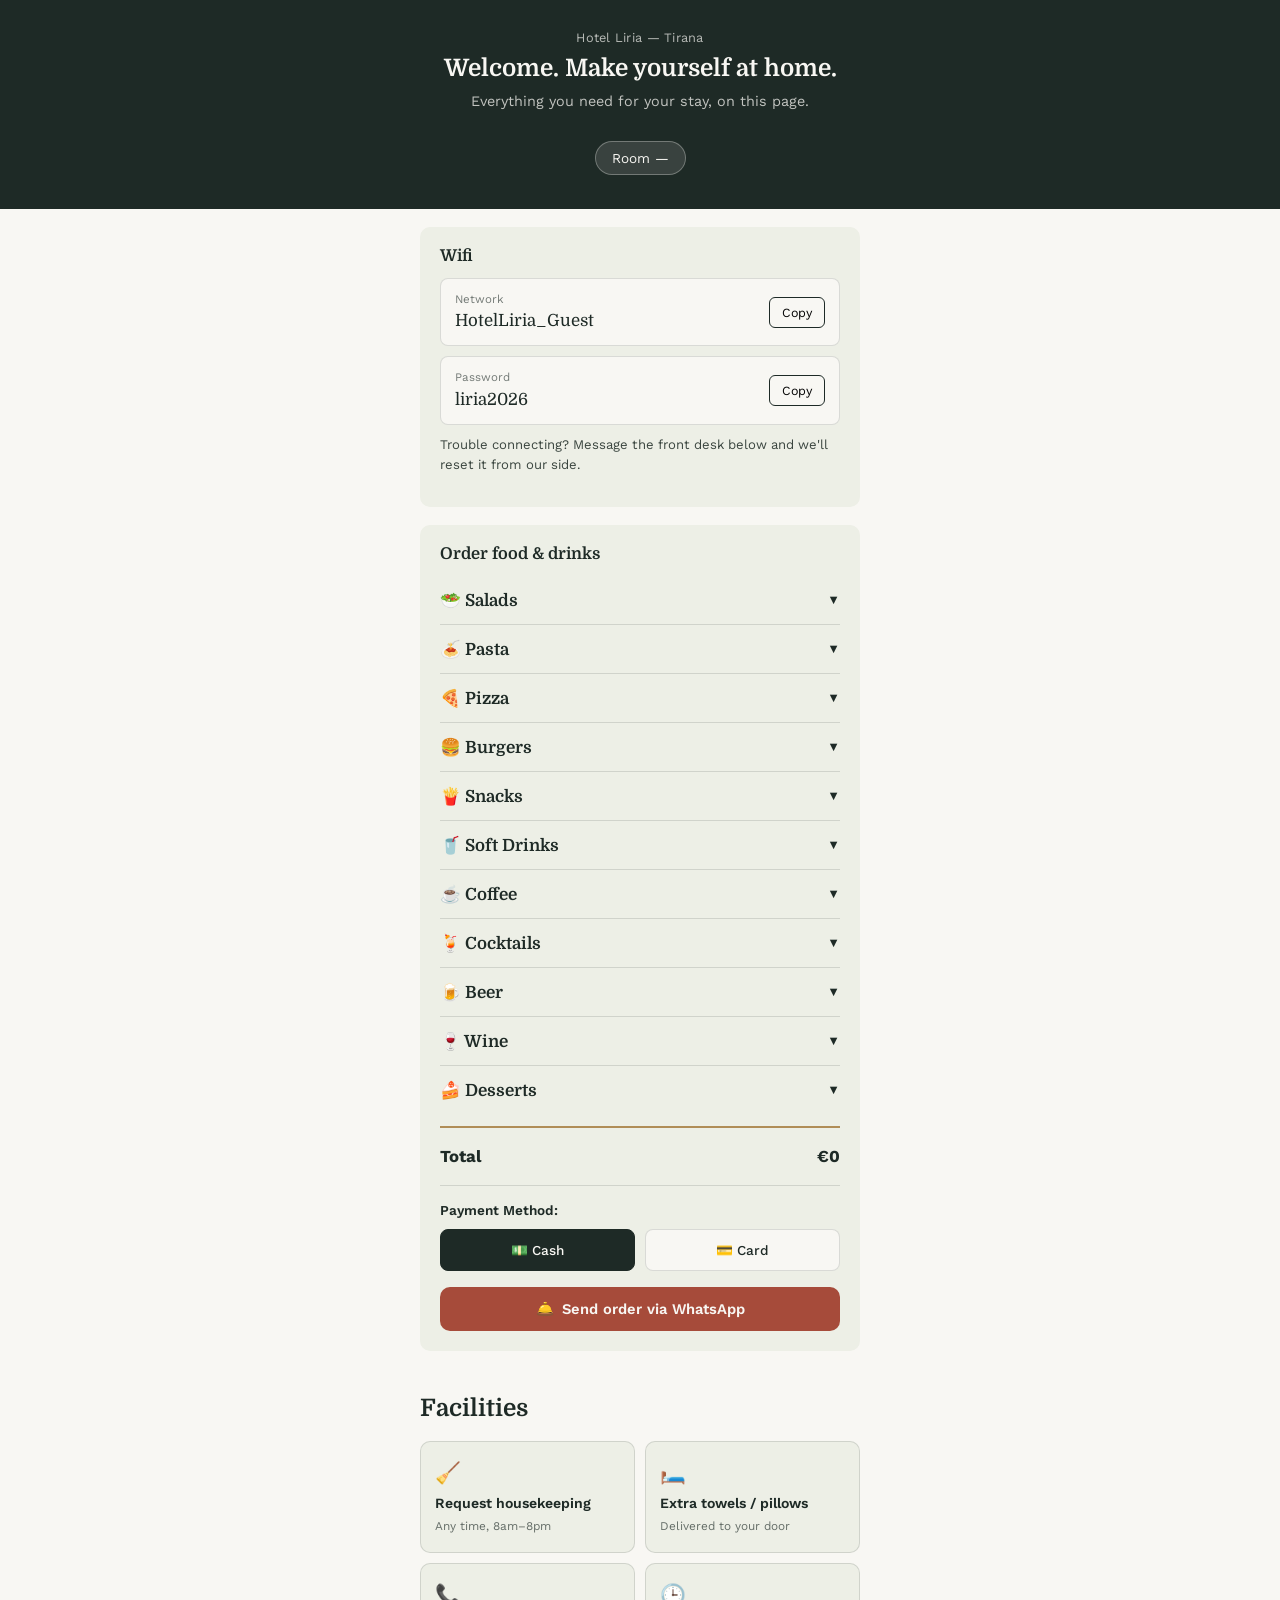
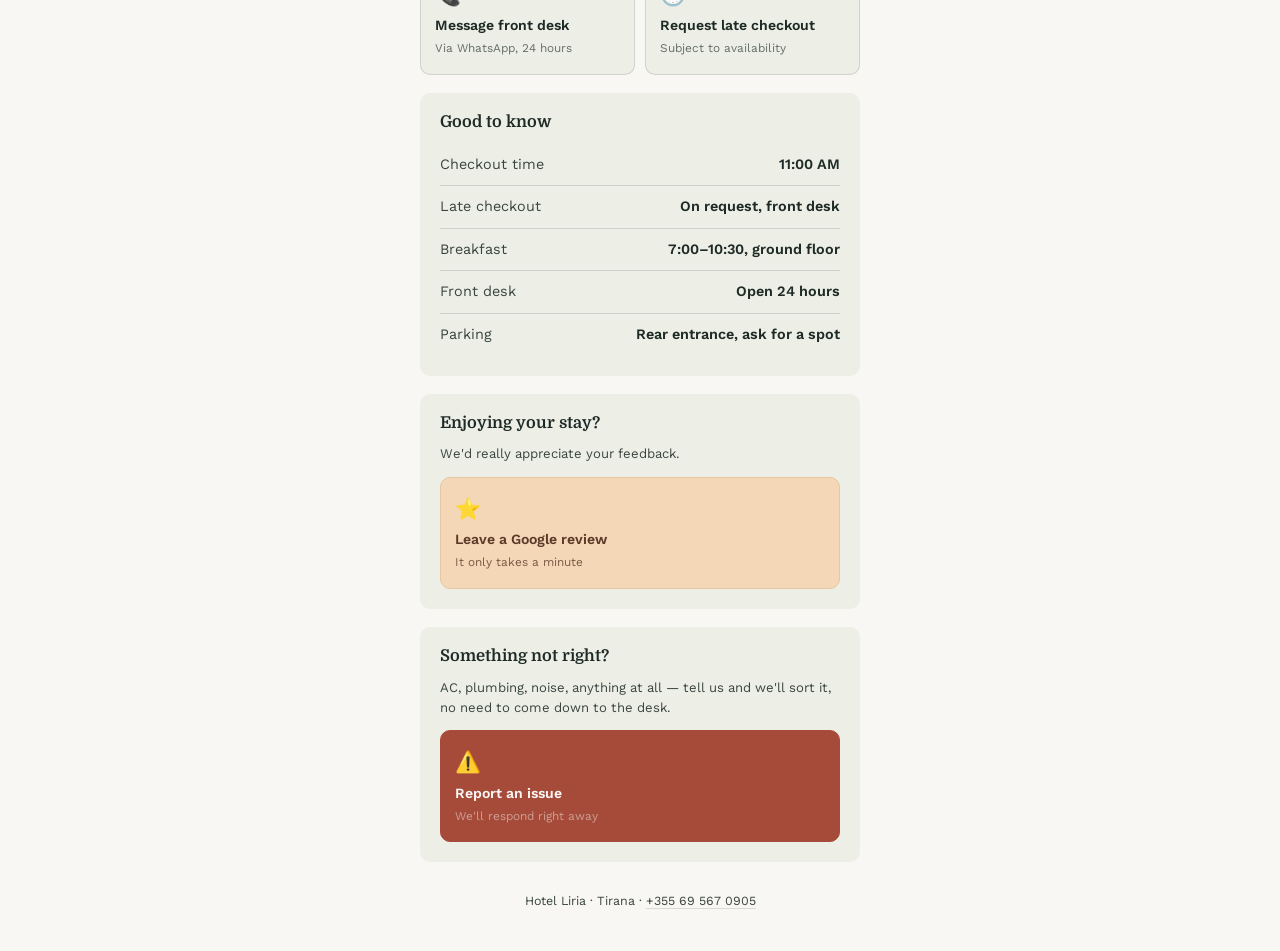
<file: hotel_room.html>
<!DOCTYPE html>
<html lang="en">
<head>
  <meta charset="UTF-8">
  <meta name="viewport" content="width=device-width, initial-scale=1.0">
  <title>Hotel Liria — Room Guide</title>
  <link rel="preconnect" href="https://fonts.googleapis.com">
  <link href="https://fonts.googleapis.com/css2?family=Domine:wght@500;700&family=Work+Sans:wght@400;500;600&display=swap" rel="stylesheet">
  <style>
    :root{
      --ink:#1E2A26;
      --stone:#EDEFE6;
      --paper:#F8F7F3;
      --rust:#A64B3A;
      --brass:#B08D57;
      --line: rgba(30,42,38,0.14);
      --radius: 10px;
    }
    *{box-sizing:border-box;}
    body{
      margin:0;
      background:var(--paper);
      color:var(--ink);
      font-family:'Work Sans', sans-serif;
      line-height:1.5;
      -webkit-font-smoothing:antialiased;
    }
    h1,h2{font-family:'Domine', serif;margin:0;line-height:1.15;font-weight:700;}
    a{color:inherit;}
    .wrap{max-width:480px;margin:0 auto;padding:0 20px 40px;}

    .top{
      background:var(--ink);
      color:var(--paper);
      padding:28px 20px 34px;
      text-align:center;
    }
    .top .hotel{font-size:0.8rem;letter-spacing:0.02em;opacity:0.7;margin-bottom:8px;}
    .top h1{font-size:1.5rem;}
    .top p{margin-top:8px;font-size:0.9rem;color:rgba(248,247,243,0.75);}
    .room-badge{
      display:inline-block;
      margin-top:14px;
      background:rgba(248,247,243,0.12);
      border:1px solid rgba(248,247,243,0.3);
      padding:6px 16px;
      border-radius:20px;
      font-size:0.85rem;
    }

    .card{
      background:var(--stone);
      border-radius:var(--radius);
      padding:20px;
      margin-top:18px;
    }
    .card h2{font-size:1.02rem;margin-bottom:12px;}

    .wifi-row{
      display:flex;justify-content:space-between;align-items:center;
      background:var(--paper);
      border:1px solid var(--line);
      border-radius:8px;
      padding:12px 14px;
      margin-bottom:10px;
    }
    .wifi-row div span{display:block;}
    .wifi-row .label{font-size:0.72rem;opacity:0.6;}
    .wifi-row .value{font-family:'Domine',serif;font-size:1.05rem;}
    .copy-btn{
      border:1px solid var(--ink);
      background:transparent;
      padding:7px 12px;
      border-radius:6px;
      font-family:inherit;
      font-size:0.78rem;
      cursor:pointer;
    }
    .copy-btn.copied{background:var(--ink);color:var(--paper);}

    .actions{display:grid;grid-template-columns:1fr 1fr;gap:10px;margin-top:18px;}
    @media (max-width:360px){.actions{grid-template-columns:1fr;}}
    .action{
      display:flex;flex-direction:column;gap:4px;
      background:var(--stone);
      border:1px solid var(--line);
      border-radius:var(--radius);
      padding:16px 14px;
      text-decoration:none;
      color:var(--ink);
    }
    .action .icon{font-size:1.3rem;}
    .action .label{font-size:0.88rem;font-weight:600;}
    .action .sub{font-size:0.74rem;opacity:0.65;}
    .action.primary{background:var(--rust);color:var(--paper);border-color:var(--rust);}
    .action.primary .sub{color:rgba(248,247,243,0.75);}

    .info-list{list-style:none;margin:0;padding:0;}
    .info-list li{
      display:flex;justify-content:space-between;gap:10px;
      padding:10px 0;
      border-top:1px solid var(--line);
      font-size:0.9rem;
    }
    .info-list li:first-child{border-top:none;}
    .info-list .k{color:#3a453f;}
    .info-list .v{font-weight:600;text-align:right;}

    .note{
      font-size:0.82rem;
      color:#3a453f;
      margin-top:8px;
    }

    footer{
      text-align:center;
      font-size:0.78rem;
      color:#3a453f;
      margin-top:30px;
    }
    footer a{text-decoration:none;border-bottom:1px solid var(--line);}

    /* Category Buttons Grid */
    .category-buttons{
      display:flex;
      flex-wrap:wrap;
      gap:8px;
      margin-bottom:16px;
    }
    .cat-btn{
      background:var(--paper);
      border:1px solid var(--line);
      border-radius:20px;
      padding:6px 14px;
      font-family:inherit;
      font-size:0.82rem;
      font-weight:500;
      color:var(--ink);
      cursor:pointer;
      transition:all 0.2s ease;
      display:inline-flex;
      align-items:center;
      gap:6px;
    }
    .cat-btn:hover, .cat-btn.active{
      background:var(--ink);
      color:var(--paper);
      border-color:var(--ink);
    }
    .cat-badge{
      background:var(--rust);
      color:var(--paper);
      font-size:0.7rem;
      font-weight:700;
      padding:2px 6px;
      border-radius:10px;
      display:none;
    }
    .cat-badge.visible{
      display:inline-block;
    }

    /* Collapsible Sections */
    .menu-category-block{
      border-top:1px solid var(--line);
    }
    .menu-category-block:first-child{
      border-top:none;
    }
    .menu-category-toggle{
      width:100%;
      display:flex;
      justify-content:space-between;
      align-items:center;
      background:none;
      border:none;
      padding:14px 0;
      font-family:'Domine', serif;
      font-size:1.05rem;
      font-weight:700;
      color:var(--ink);
      cursor:pointer;
      text-align:left;
    }
    .menu-category-toggle .arrow{
      font-size:0.8rem;
      transition:transform 0.2s ease;
    }
    .menu-category-block.open .menu-category-toggle .arrow{
      transform:rotate(180deg);
    }
    .menu-items-container{
      display:none;
      padding-bottom:10px;
    }
    .menu-category-block.open .menu-items-container{
      display:flex;
      flex-direction:column;
    }

    /* Room service menu items */
    .menu-item{
      display:flex;justify-content:space-between;align-items:center;
      padding:10px 0;
      border-top:1px dashed var(--line);
      gap:12px;
    }
    .menu-item:first-child{border-top:none;}
    .menu-info{display:flex;flex-direction:column;}
    .menu-name{font-size:0.92rem;font-weight:500;}
    .menu-price{font-size:0.8rem;color:#3a453f;margin-top:2px;}
    .qty-control{
      display:flex;align-items:center;gap:10px;
      flex-shrink:0;
    }
    .qty-btn{
      width:30px;height:30px;
      border:1px solid var(--ink);
      background:var(--paper);
      border-radius:50%;
      font-size:1rem;
      line-height:1;
      cursor:pointer;
      display:flex;align-items:center;justify-content:center;
      color:var(--ink);
    }
    .qty-btn:active{background:var(--ink);color:var(--paper);}
    .qty-value{min-width:16px;text-align:center;font-size:0.92rem;font-weight:600;}

    .menu-total{
      display:flex;justify-content:space-between;
      font-size:1.05rem;font-weight:700;
      padding-top:16px;margin-top:12px;
      border-top:2px solid var(--brass);
    }

    /* Payment Method Toggle */
    .payment-section{
      margin-top:16px;
      padding-top:14px;
      border-top:1px solid var(--line);
    }
    .payment-title{
      font-size:0.85rem;
      font-weight:600;
      margin-bottom:8px;
      color:var(--ink);
    }
    .payment-options{
      display:grid;
      grid-template-columns:1fr 1fr;
      gap:10px;
    }
    .pay-option{
      display:none;
    }
    .pay-label{
      display:flex;
      align-items:center;
      justify-content:center;
      gap:6px;
      background:var(--paper);
      border:1px solid var(--line);
      padding:10px;
      border-radius:8px;
      font-size:0.85rem;
      font-weight:500;
      cursor:pointer;
      transition:all 0.2s ease;
    }
    .pay-option:checked + .pay-label{
      background:var(--ink);
      color:var(--paper);
      border-color:var(--ink);
    }

    .send-order-btn{
      width:100%;
      margin-top:16px;
      background:var(--rust);
      color:var(--paper);
      border:none;
      padding:13px 14px;
      border-radius:var(--radius);
      font-family:inherit;
      font-size:0.92rem;
      font-weight:600;
      cursor:pointer;
      display:flex;align-items:center;justify-content:center;gap:8px;
    }
    .send-order-btn:active{opacity:0.85;}

    .action.issue{
      background:#E7E1D8;
      color:var(--ink);
      border:1px solid var(--line);
    }

    .action.issue .sub{
      color:#5f665f;
      opacity:1;
    }


    .action.review{
      background:#F3D7B6;
      color:#5B3A29;
      border:1px solid #E7C79F;
    }

    .action.review .sub{
      color:#7A5A45;
      opacity:1;
    }

    .action.review:hover{
      background:#F7E1C8;
      border-color:#D9B382;
    }

  </style>
</head>
<body>

<div class="top">
  <div class="hotel">Hotel Liria — Tirana</div>
  <h1>Welcome. Make yourself at home.</h1>
  <p>Everything you need for your stay, on this page.</p>
  <div class="room-badge" id="roomBadge">Room —</div>
</div>

<div class="wrap">

  <div class="card">
    <h2>Wifi</h2>
    <div class="wifi-row">
      <div><span class="label">Network</span><span class="value">HotelLiria_Guest</span></div>
      <button class="copy-btn" onclick="copyText('HotelLiria_Guest', this)">Copy</button>
    </div>
    <div class="wifi-row">
      <div><span class="label">Password</span><span class="value">liria2026</span></div>
      <button class="copy-btn" onclick="copyText('liria2026', this)">Copy</button>
    </div>
    <p class="note">Trouble connecting? Message the front desk below and we'll reset it from our side.</p>
  </div>

  <div class="card" id="menuCard">
    <h2>Order food &amp; drinks</h2>
    <!--    <p class="note" style="margin:-6px 0 14px;">Tap a category to view items:</p>-->

    <!--    &lt;!&ndash; Quick Navigation Category Buttons with Badges &ndash;&gt;-->
    <!--    <div class="category-buttons">-->
    <!--      <button class="cat-btn" id="btn-salads" onclick="toggleCategory('salads')"><span>🥗 Salads</span><span class="cat-badge">0</span></button>-->
    <!--      <button class="cat-btn" id="btn-pasta" onclick="toggleCategory('pasta')"><span>🍝 Pasta</span><span class="cat-badge">0</span></button>-->
    <!--      <button class="cat-btn" id="btn-pizza" onclick="toggleCategory('pizza')"><span>🍕 Pizza</span><span class="cat-badge">0</span></button>-->
    <!--      <button class="cat-btn" id="btn-burgers" onclick="toggleCategory('burgers')"><span>🍔 Burgers</span><span class="cat-badge">0</span></button>-->
    <!--      <button class="cat-btn" id="btn-snacks" onclick="toggleCategory('snacks')"><span>🍟 Snacks</span><span class="cat-badge">0</span></button>-->
    <!--      <button class="cat-btn" id="btn-drinks" onclick="toggleCategory('drinks')"><span>🥤 Drinks</span><span class="cat-badge">0</span></button>-->
    <!--      <button class="cat-btn" id="btn-coffee" onclick="toggleCategory('coffee')"><span>☕ Coffee</span><span class="cat-badge">0</span></button>-->
    <!--      <button class="cat-btn" id="btn-cocktails" onclick="toggleCategory('cocktails')"><span>🍹 Cocktails</span><span class="cat-badge">0</span></button>-->
    <!--      <button class="cat-btn" id="btn-beer" onclick="toggleCategory('beer')"><span>🍺 Beer</span><span class="cat-badge">0</span></button>-->
    <!--      <button class="cat-btn" id="btn-wine" onclick="toggleCategory('wine')"><span>🍷 Wine</span><span class="cat-badge">0</span></button>-->
    <!--      <button class="cat-btn" id="btn-desserts" onclick="toggleCategory('desserts')"><span>🍰 Desserts</span><span class="cat-badge">0</span></button>-->
    <!--    </div>-->

    <div class="menu-list" id="menuList">

      <div class="menu-category-block" id="cat-salads" data-cat="salads">
        <button class="menu-category-toggle" onclick="toggleCategory('salads')">
          <span>🥗 Salads <span class="cat-badge">0</span></span><span class="arrow">▼</span>
        </button>
        <div class="menu-items-container">
          <div class="menu-item" data-name="Caesar Salad" data-price="6"><div class="menu-info"><span class="menu-name">Caesar Salad</span><span class="menu-price">€6</span></div><div class="qty-control"><button type="button" class="qty-btn" data-action="minus">−</button><span class="qty-value">0</span><button type="button" class="qty-btn" data-action="plus">+</button></div></div>
        </div>
      </div>

      <div class="menu-category-block" id="cat-pasta" data-cat="pasta">
        <button class="menu-category-toggle" onclick="toggleCategory('pasta')">
          <span>🍝 Pasta <span class="cat-badge">0</span></span><span class="arrow">▼</span>
        </button>
        <div class="menu-items-container">
          <div class="menu-item" data-name="Carbonara" data-price="8"><div class="menu-info"><span class="menu-name">Carbonara</span><span class="menu-price">€8</span></div><div class="qty-control"><button type="button" class="qty-btn" data-action="minus">−</button><span class="qty-value">0</span><button type="button" class="qty-btn" data-action="plus">+</button></div></div>
        </div>
      </div>

      <div class="menu-category-block" id="cat-pizza" data-cat="pizza">
        <button class="menu-category-toggle" onclick="toggleCategory('pizza')">
          <span>🍕 Pizza <span class="cat-badge">0</span></span><span class="arrow">▼</span>
        </button>
        <div class="menu-items-container">
          <div class="menu-item" data-name="Margherita Pizza" data-price="7"><div class="menu-info"><span class="menu-name">Margherita Pizza</span><span class="menu-price">€7</span></div><div class="qty-control"><button type="button" class="qty-btn" data-action="minus">−</button><span class="qty-value">0</span><button type="button" class="qty-btn" data-action="plus">+</button></div></div>
        </div>
      </div>

      <div class="menu-category-block" id="cat-burgers" data-cat="burgers">
        <button class="menu-category-toggle" onclick="toggleCategory('burgers')">
          <span>🍔 Burgers <span class="cat-badge">0</span></span><span class="arrow">▼</span>
        </button>
        <div class="menu-items-container">
          <div class="menu-item" data-name="Classic Burger" data-price="8"><div class="menu-info"><span class="menu-name">Classic Burger</span><span class="menu-price">€8</span></div><div class="qty-control"><button type="button" class="qty-btn" data-action="minus">−</button><span class="qty-value">0</span><button type="button" class="qty-btn" data-action="plus">+</button></div></div>
        </div>
      </div>

      <div class="menu-category-block" id="cat-snacks" data-cat="snacks">
        <button class="menu-category-toggle" onclick="toggleCategory('snacks')">
          <span>🍟 Snacks <span class="cat-badge">0</span></span><span class="arrow">▼</span>
        </button>
        <div class="menu-items-container">
          <div class="menu-item" data-name="French Fries" data-price="3"><div class="menu-info"><span class="menu-name">French Fries</span><span class="menu-price">€3</span></div><div class="qty-control"><button type="button" class="qty-btn" data-action="minus">−</button><span class="qty-value">0</span><button type="button" class="qty-btn" data-action="plus">+</button></div></div>
        </div>
      </div>

      <div class="menu-category-block" id="cat-drinks" data-cat="drinks">
        <button class="menu-category-toggle" onclick="toggleCategory('drinks')">
          <span>🥤 Soft Drinks <span class="cat-badge">0</span></span><span class="arrow">▼</span>
        </button>
        <div class="menu-items-container">
          <div class="menu-item" data-name="Coca Cola" data-price="2"><div class="menu-info"><span class="menu-name">Coca Cola</span><span class="menu-price">€2</span></div><div class="qty-control"><button type="button" class="qty-btn" data-action="minus">−</button><span class="qty-value">0</span><button type="button" class="qty-btn" data-action="plus">+</button></div></div>
        </div>
      </div>

      <div class="menu-category-block" id="cat-coffee" data-cat="coffee">
        <button class="menu-category-toggle" onclick="toggleCategory('coffee')">
          <span>☕ Coffee <span class="cat-badge">0</span></span><span class="arrow">▼</span>
        </button>
        <div class="menu-items-container">
          <div class="menu-item" data-name="Espresso" data-price="2"><div class="menu-info"><span class="menu-name">Espresso</span><span class="menu-price">€2</span></div><div class="qty-control"><button type="button" class="qty-btn" data-action="minus">−</button><span class="qty-value">0</span><button type="button" class="qty-btn" data-action="plus">+</button></div></div>
        </div>
      </div>

      <div class="menu-category-block" id="cat-cocktails" data-cat="cocktails">
        <button class="menu-category-toggle" onclick="toggleCategory('cocktails')">
          <span>🍹 Cocktails <span class="cat-badge">0</span></span><span class="arrow">▼</span>
        </button>
        <div class="menu-items-container">
          <div class="menu-item" data-name="Mojito" data-price="6"><div class="menu-info"><span class="menu-name">Mojito</span><span class="menu-price">€6</span></div><div class="qty-control"><button type="button" class="qty-btn" data-action="minus">−</button><span class="qty-value">0</span><button type="button" class="qty-btn" data-action="plus">+</button></div></div>
        </div>
      </div>

      <div class="menu-category-block" id="cat-beer" data-cat="beer">
        <button class="menu-category-toggle" onclick="toggleCategory('beer')">
          <span>🍺 Beer <span class="cat-badge">0</span></span><span class="arrow">▼</span>
        </button>
        <div class="menu-items-container">
          <div class="menu-item" data-name="Heineken" data-price="3"><div class="menu-info"><span class="menu-name">Heineken</span><span class="menu-price">€3</span></div><div class="qty-control"><button type="button" class="qty-btn" data-action="minus">−</button><span class="qty-value">0</span><button type="button" class="qty-btn" data-action="plus">+</button></div></div>
        </div>
      </div>

      <div class="menu-category-block" id="cat-wine" data-cat="wine">
        <button class="menu-category-toggle" onclick="toggleCategory('wine')">
          <span>🍷 Wine <span class="cat-badge">0</span></span><span class="arrow">▼</span>
        </button>
        <div class="menu-items-container">
          <div class="menu-item" data-name="House Wine" data-price="4"><div class="menu-info"><span class="menu-name">House Wine</span><span class="menu-price">€4</span></div><div class="qty-control"><button type="button" class="qty-btn" data-action="minus">−</button><span class="qty-value">0</span><button type="button" class="qty-btn" data-action="plus">+</button></div></div>
        </div>
      </div>

      <div class="menu-category-block" id="cat-desserts" data-cat="desserts">
        <button class="menu-category-toggle" onclick="toggleCategory('desserts')">
          <span>🍰 Desserts <span class="cat-badge">0</span></span><span class="arrow">▼</span>
        </button>
        <div class="menu-items-container">
          <div class="menu-item" data-name="Chocolate Cake" data-price="4"><div class="menu-info"><span class="menu-name">Chocolate Cake</span><span class="menu-price">€4</span></div><div class="qty-control"><button type="button" class="qty-btn" data-action="minus">−</button><span class="qty-value">0</span><button type="button" class="qty-btn" data-action="plus">+</button></div></div>
        </div>
      </div>

    </div>

    <div class="menu-total"><span>Total</span><span id="menuTotal">€0</span></div>

    <!-- Payment Selection -->
    <div class="payment-section">
      <div class="payment-title">Payment Method:</div>
      <div class="payment-options">
        <input type="radio" name="payment" id="payCash" value="Cash" class="pay-option" checked>
        <label for="payCash" class="pay-label">💵 Cash</label>

        <input type="radio" name="payment" id="payCard" value="Card" class="pay-option">
        <label for="payCard" class="pay-label">💳 Card</label>
      </div>
    </div>

    <button type="button" class="send-order-btn" id="sendOrderBtn">
      <span>🛎️</span> Send order via WhatsApp
    </button>
  </div>
  <h2 style="margin-top: 10%">Facilities</h2>

  <div class="actions">

    <a class="action" data-wa data-msg="Hello, could I request housekeeping for Room {room}?" target="_blank" rel="noopener">
      <span class="icon">🧹</span>
      <span class="label">Request housekeeping</span>
      <span class="sub">Any time, 8am–8pm</span>
    </a>
    <a class="action" data-wa data-msg="Hello, could I get extra towels/pillows for Room {room}?" target="_blank" rel="noopener">
      <span class="icon">🛏️</span>
      <span class="label">Extra towels / pillows</span>
      <span class="sub">Delivered to your door</span>
    </a>
    <a class="action" data-wa data-msg="Hello, I'd like to reach the front desk from Room {room}." target="_blank" rel="noopener">
      <span class="icon">📞</span>
      <span class="label">Message front desk</span>
      <span class="sub">Via WhatsApp, 24 hours</span>
    </a>

    <a class="action" data-wa data-msg="Hello, I'd like to request a late checkout for Room {room}." target="_blank" rel="noopener">
      <span class="icon">🕒</span>
      <span class="label">Request late checkout</span>
      <span class="sub">Subject to availability</span>
    </a>
  </div>

  <div class="card">
    <h2>Good to know</h2>
    <ul class="info-list">
      <li><span class="k">Checkout time</span><span class="v">11:00 AM</span></li>
      <li><span class="k">Late checkout</span><span class="v">On request, front desk</span></li>
      <li><span class="k">Breakfast</span><span class="v">7:00–10:30, ground floor</span></li>
      <li><span class="k">Front desk</span><span class="v">Open 24 hours</span></li>
      <li><span class="k">Parking</span><span class="v">Rear entrance, ask for a spot</span></li>
    </ul>
  </div>

  <div class="card">
    <h2>Enjoying your stay?</h2>
    <p class="note" style="margin-top:0;">We'd really appreciate your feedback.</p>

    <a class="action review" href="" rel="noopener" style="margin-top:10px;">
      <span class="icon">⭐</span>
      <span class="label">Leave a Google review</span>
      <span class="sub">It only takes a minute</span>
    </a>
  </div>

  <div class="card">
    <h2>Something not right?</h2>
    <p class="note" style="margin-top:0;">AC, plumbing, noise, anything at all — tell us and we'll sort it, no need to come down to the desk.</p>
    <a class="action primary" style="margin-top:10px;" data-wa data-msg="Hello, I'd like to report an issue in Room {room}: " target="_blank" rel="noopener">
      <span class="icon">⚠️</span>
      <span class="label">Report an issue</span>
      <span class="sub">We'll respond right away</span>
    </a>
  </div>

  <footer>
    Hotel Liria · Tirana · <a href="tel:+355695670905">+355 69 567 0905</a>
  </footer>

</div>

<script>
  const WHATSAPP_NUMBER = "355695670905";

  const params = new URLSearchParams(window.location.search);
  const room = params.get("room") || "—";

  document.getElementById("roomBadge").textContent = "Room " + room;

  document.querySelectorAll("[data-wa]").forEach(function(link){
    const msg = link.getAttribute("data-msg").replace("{room}", room);
    link.href = "https://wa.me/" + WHATSAPP_NUMBER + "?text=" + encodeURIComponent(msg);
  });

  // Strict accordion: open selected category & close all others
  function toggleCategory(catId) {
    const targetBlock = document.getElementById("cat-" + catId);
    const isOpen = targetBlock.classList.contains("open");

    // Close all category blocks
    document.querySelectorAll(".menu-category-block").forEach(function(block){
      block.classList.remove("open");
    });

    // If it wasn't open, open it now
    if (!isOpen) {
      targetBlock.classList.add("open");
    }
  }

  // Room service menu recalculation & badge counters
  const menuItems = document.querySelectorAll("#menuList .menu-item");
  const menuTotalEl = document.getElementById("menuTotal");

  function updateTotalsAndBadges(){
    let total = 0;

    // Calculate total bill
    menuItems.forEach(function(item){
      const qty = parseInt(item.querySelector(".qty-value").textContent, 10);
      const price = parseFloat(item.dataset.price);
      total += qty * price;
    });
    menuTotalEl.textContent = "€" + total;

    // Update badges per category
    document.querySelectorAll(".menu-category-block").forEach(function(block){
      const catId = block.dataset.cat;
      let catQtyTotal = 0;

      block.querySelectorAll(".qty-value").forEach(function(qtyEl){
        catQtyTotal += parseInt(qtyEl.textContent, 10);
      });

      // Update block title badge
      const headerBadge = block.querySelector(".cat-badge");
      if (headerBadge) {
        headerBadge.textContent = catQtyTotal;
        headerBadge.classList.toggle("visible", catQtyTotal > 0);
      }

      // Update quick navigation button badge
      const navBtn = document.getElementById("btn-" + catId);
      if (navBtn) {
        const btnBadge = navBtn.querySelector(".cat-badge");
        if (btnBadge) {
          btnBadge.textContent = catQtyTotal;
          btnBadge.classList.toggle("visible", catQtyTotal > 0);
        }
      }
    });
  }

  menuItems.forEach(function(item){
    const qtyEl = item.querySelector(".qty-value");
    item.querySelectorAll(".qty-btn").forEach(function(btn){
      btn.addEventListener("click", function(e){
        e.stopPropagation();
        let qty = parseInt(qtyEl.textContent, 10);
        if (btn.dataset.action === "plus") qty += 1;
        if (btn.dataset.action === "minus") qty = Math.max(0, qty - 1);
        qtyEl.textContent = qty;
        updateTotalsAndBadges();
      });
    });
  });

  // Build order message
  document.getElementById("sendOrderBtn").addEventListener("click", function(){
    const lines = [];
    let total = 0;
    menuItems.forEach(function(item){
      const qty = parseInt(item.querySelector(".qty-value").textContent, 10);
      if (qty > 0){
        const price = parseFloat(item.dataset.price);
        const itemTotal = qty * price;
        total += itemTotal;
        lines.push("• " + qty + "x " + item.dataset.name + " (€" + itemTotal + ")");
      }
    });

    if (lines.length === 0){
      alert("Add at least one item before sending your order.");
      return;
    }

    const paymentMethod = document.querySelector('input[name="payment"]:checked').value;

    const message =
      "Room service order — Room " + room + ":\n\n" +
      lines.join("\n") +
      "\n\nTotal: €" + total +
      "\nPayment Method: " + paymentMethod;

    window.open("https://wa.me/" + WHATSAPP_NUMBER + "?text=" + encodeURIComponent(message), "_blank");
  });

  function copyText(text, btn){
    navigator.clipboard.writeText(text).then(function(){
      var original = btn.textContent;
      btn.textContent = "Copied";
      btn.classList.add("copied");
      setTimeout(function(){
        btn.textContent = original;
        btn.classList.remove("copied");
      }, 1500);
    });
  }
</script>

</body>
</html>
</file>
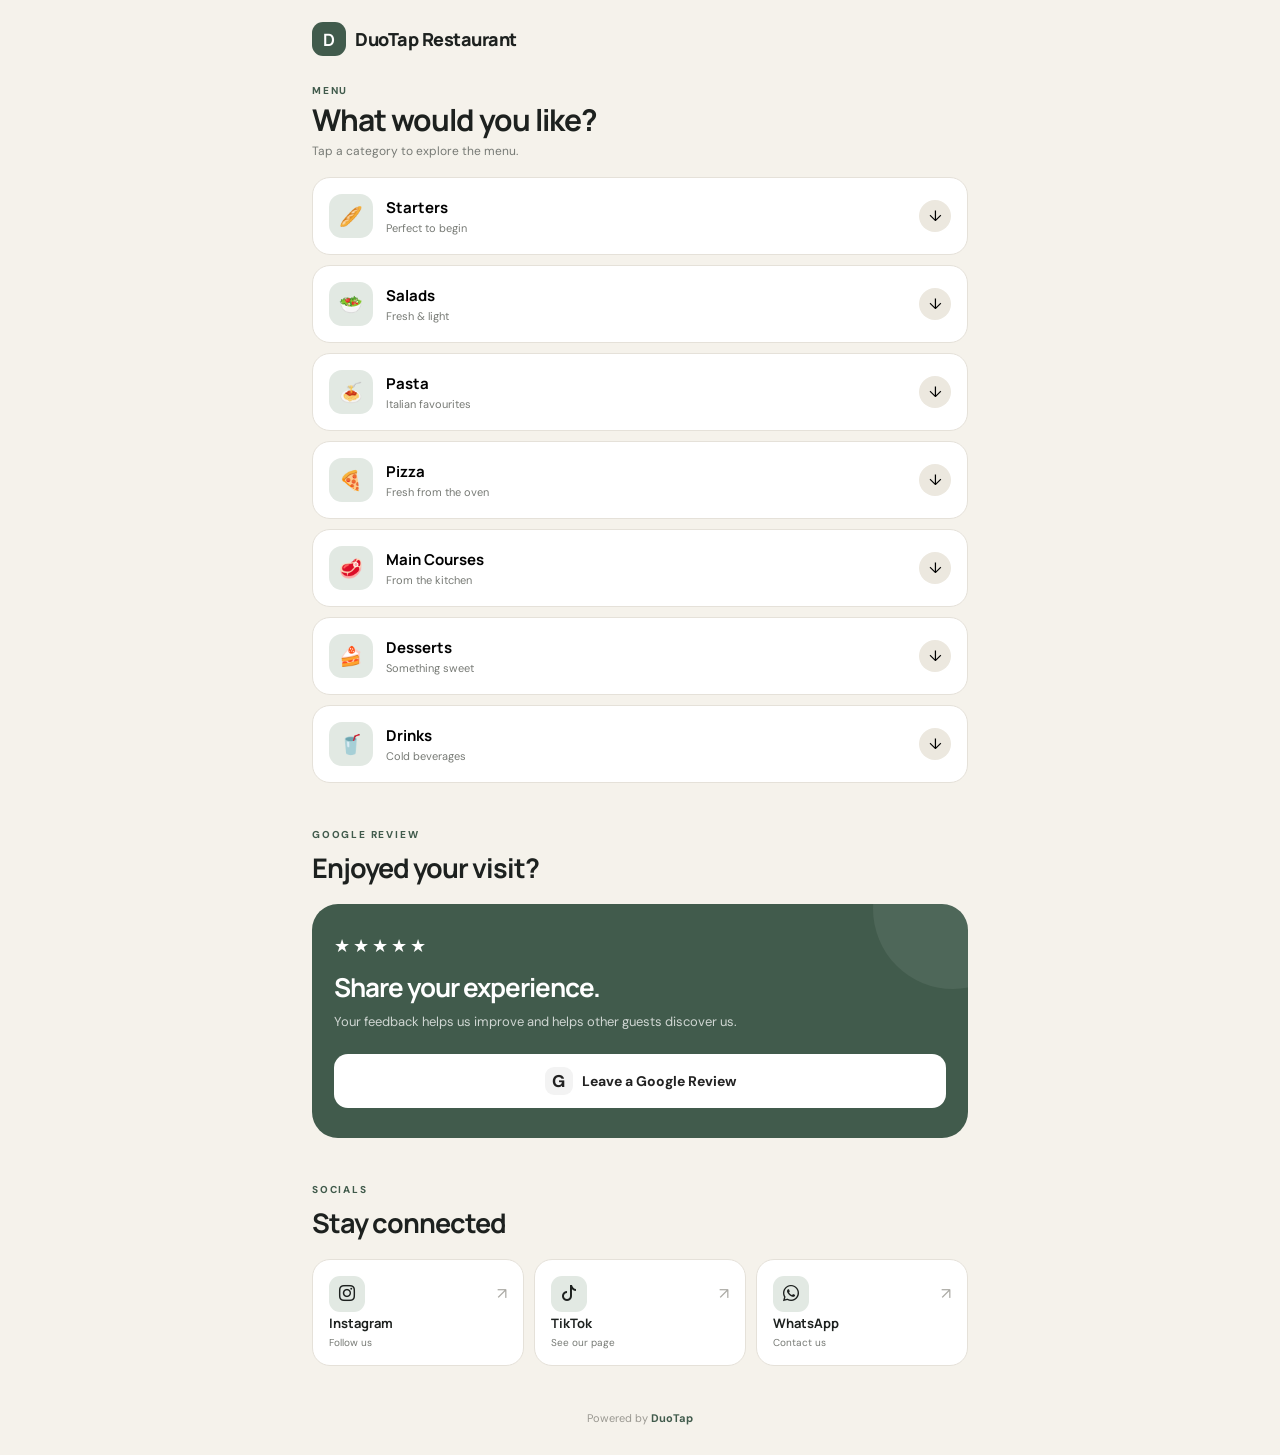
<file: restaurant.html>
<!DOCTYPE html>
<html lang="en">
<head>
  <meta charset="UTF-8">
  <meta name="viewport" content="width=device-width, initial-scale=1.0">

  <title>DuoTap Restaurant</title>
  <link rel="stylesheet" href="https://cdn.jsdelivr.net/npm/bootstrap-icons@1.11.3/font/bootstrap-icons.min.css">
  <link rel="preconnect" href="https://fonts.googleapis.com">
  <link rel="preconnect" href="https://fonts.gstatic.com" crossorigin>
  <link href="https://fonts.googleapis.com/css2?family=DM+Sans:wght@400;500;600;700&family=Manrope:wght@600;700;800&display=swap" rel="stylesheet">
  <style>
    :root {
      --background: #f5f2eb;
      --surface: #ffffff;
      --surface-soft: #ece8df;
      --text: #1d211f;
      --muted: #777a75;
      --green: #415b4c;
      --green-light: #e2e9e3;
      --border: #e5e1d9;
      --radius: 18px;
      --radius-large: 26px;
    }

    * {
      margin: 0;
      padding: 0;
      box-sizing: border-box;
    }

    html {
      scroll-behavior: smooth;
    }

    body {
      background: var(--background);
      color: var(--text);
      font-family: "DM Sans", sans-serif;
    }

    button,
    a {
      font: inherit;
    }

    a {
      color: inherit;
      text-decoration: none;
    }

    button {
      cursor: pointer;
    }

    .page {
      width: 100%;
      max-width: 720px;
      margin: auto;
      min-height: 100vh;
    }

    /* HEADER */

    .header {
      padding: 22px 20px 10px;
    }

    .brand {
      display: inline-flex;
      align-items: center;
      gap: 9px;

      font-family: "Manrope", sans-serif;
      font-size: 18px;
      font-weight: 800;
      letter-spacing: -0.5px;
    }

    .logo-icon {
      width: 34px;
      height: 34px;

      border-radius: 11px;

      background: var(--green);
      color: white;

      display: flex;
      align-items: center;
      justify-content: center;

      font-size: 17px;
      font-weight: 700;
    }

    /* MENU INTRO */

    .menu-intro {
      padding: 18px 20px 18px;
    }

    .menu-intro span {
      display: block;

      color: var(--green);

      font-size: 10px;
      font-weight: 800;
      letter-spacing: 1.8px;

      margin-bottom: 6px;
    }

    .menu-intro h1 {
      font-family: "Manrope", sans-serif;
      font-size: 30px;
      line-height: 1.1;
      letter-spacing: -1px;
    }

    .menu-intro p {
      margin-top: 7px;
      color: var(--muted);
      font-size: 12px;
    }

    /* MENU */

    .menu-section {
      padding: 0 20px 45px;
    }

    .categories {
      display: flex;
      flex-direction: column;
      gap: 10px;
    }

    .category {
      background: var(--surface);

      border: 1px solid var(--border);
      border-radius: var(--radius);

      overflow: hidden;
    }

    .category-button {
      width: 100%;

      border: none;
      background: transparent;

      padding: 16px;

      display: flex;
      align-items: center;
      justify-content: space-between;

      text-align: left;
    }

    .category-left {
      display: flex;
      align-items: center;
      gap: 13px;
    }

    .category-icon {
      width: 44px;
      height: 44px;

      border-radius: 13px;

      background: var(--green-light);

      display: flex;
      align-items: center;
      justify-content: center;

      font-size: 19px;
    }

    .category-text strong {
      display: block;

      font-family: "Manrope", sans-serif;
      font-size: 15px;
      font-weight: 700;
    }

    .category-text span {
      display: block;

      margin-top: 3px;

      color: var(--muted);
      font-size: 11px;
    }

    .arrow {
      width: 32px;
      height: 32px;

      border-radius: 50%;

      background: var(--surface-soft);

      display: flex;
      align-items: center;
      justify-content: center;

      font-size: 15px;

      transition: .25s;
    }

    .category.active .arrow {
      transform: rotate(180deg);
    }

    .items {
      display: none;
      padding: 0 17px;
    }

    .category.active .items {
      display: block;
    }

    .menu-item {
      min-height: 62px;

      padding: 15px 0;

      display: flex;
      align-items: center;
      justify-content: space-between;

      gap: 20px;

      border-top: 1px solid var(--border);
    }

    .menu-item > div {
      flex: 1;
    }

    .menu-item-name {
      font-size: 14px;
      font-weight: 600;
    }

    .menu-item small {
      display: block;

      margin-top: 4px;

      color: var(--muted);

      font-size: 11px;
      line-height: 1.45;
    }

    .price {
      color: var(--green);

      font-size: 14px;
      font-weight: 700;

      white-space: nowrap;
    }

    /* REVIEW */

    .review-section {
      padding: 0 20px 45px;
    }

    .section-label {
      color: var(--green);

      font-size: 10px;
      font-weight: 800;
      letter-spacing: 1.8px;

      margin-bottom: 8px;
    }

    .section-heading {
      font-family: "Manrope", sans-serif;
      font-size: 27px;
      letter-spacing: -1px;

      margin-bottom: 18px;
    }

    .review-card {
      position: relative;
      overflow: hidden;

      background: var(--green);
      color: white;

      border-radius: var(--radius-large);

      padding: 30px 22px;
    }

    .review-decoration {
      position: absolute;

      width: 160px;
      height: 160px;

      border-radius: 50%;

      right: -65px;
      top: -75px;

      background: rgba(255,255,255,.07);
    }

    .review-stars {
      position: relative;
      z-index: 1;

      font-size: 18px;
      letter-spacing: 3px;

      margin-bottom: 15px;
    }

    .review-card h2 {
      position: relative;
      z-index: 1;

      font-family: "Manrope", sans-serif;
      font-size: 26px;
      line-height: 1.15;
      letter-spacing: -1px;
    }

    .review-card p {
      position: relative;
      z-index: 1;

      margin-top: 9px;
      margin-bottom: 21px;

      max-width: 430px;

      color: rgba(255,255,255,.75);

      font-size: 13px;
      line-height: 1.6;
    }

    .review-btn {
      position: relative;
      z-index: 1;

      width: 100%;
      height: 54px;

      border-radius: 14px;

      background: white;
      color: #222;

      display: flex;
      align-items: center;
      justify-content: center;

      gap: 9px;

      font-size: 14px;
      font-weight: 700;
    }

    .google-icon {
      width: 28px;
      height: 28px;

      border-radius: 9px;

      background: #f3f3f3;

      display: flex;
      align-items: center;
      justify-content: center;

      font-weight: 800;
      font-size: 17px;
    }

    /* SOCIALS */

    .social-section {
      padding: 0 20px 45px;
    }

    .social-grid {
      display: grid;
      grid-template-columns: repeat(3, 1fr);

      gap: 10px;
    }

    .social-card {
      min-height: 105px;

      padding: 16px;

      border: 1px solid var(--border);
      border-radius: var(--radius);

      background: var(--surface);

      display: flex;
      flex-direction: column;
      justify-content: space-between;
    }

    .social-top {
      display: flex;
      justify-content: space-between;
      align-items: center;
    }

    .social-icon {
      width: 36px;
      height: 36px;

      border-radius: 11px;

      background: var(--green-light);

      display: flex;
      align-items: center;
      justify-content: center;

      font-size: 16px;
      font-weight: 700;
    }

    .social-arrow {
      color: #aaa9a4;
    }

    .social-card strong {
      font-family: "Manrope", sans-serif;
      font-size: 13px;
    }

    .social-card span {
      display: block;

      margin-top: 3px;

      color: var(--muted);

      font-size: 10px;
    }

    /* FOOTER */

    footer {
      padding: 0 20px 30px;

      text-align: center;

      color: #9a9891;

      font-size: 11px;
    }

    footer strong {
      color: var(--green);
    }

    /* RESPONSIVE */

    @media (max-width: 500px) {
      .social-grid {
        grid-template-columns: 1fr;
      }
    }

    @media (min-width: 700px) {
      .header,
      .menu-intro,
      .menu-section,
      .review-section,
      .social-section {
        padding-left: 32px;
        padding-right: 32px;
      }
    }
  </style>
</head>

<body>

<div class="page">

  <!-- HEADER -->

  <header class="header">

    <div class="brand">

      <div class="logo-icon">
        D
      </div>

      DuoTap Restaurant

    </div>

  </header>


  <!-- MENU INTRO -->

  <section class="menu-intro">

    <span>MENU</span>

    <h1>
      What would you like?
    </h1>

    <p>
      Tap a category to explore the menu.
    </p>

  </section>


  <!-- MENU -->

  <section class="menu-section">

    <div class="categories">


      <!-- STARTERS -->

      <div class="category">

        <button class="category-button">

          <div class="category-left">

            <div class="category-icon">
              🥖
            </div>

            <div class="category-text">
              <strong>Starters</strong>
              <span>Perfect to begin</span>
            </div>

          </div>

          <div class="arrow">
            ↓
          </div>

        </button>


        <div class="items">

          <div class="menu-item">

            <div>
              <div class="menu-item-name">
                Bruschetta
              </div>

              <small>
                Tomato, basil, garlic & olive oil
              </small>
            </div>

            <span class="price">
                            450 ALL
                        </span>

          </div>


          <div class="menu-item">

            <div>
              <div class="menu-item-name">
                Garlic Bread
              </div>

              <small>
                Toasted bread, garlic butter & herbs
              </small>
            </div>

            <span class="price">
                            350 ALL
                        </span>

          </div>


          <div class="menu-item">

            <div>
              <div class="menu-item-name">
                Mozzarella Sticks
              </div>

              <small>
                Crispy mozzarella with tomato dip
              </small>
            </div>

            <span class="price">
                            550 ALL
                        </span>

          </div>


          <div class="menu-item">

            <div>
              <div class="menu-item-name">
                Mixed Appetizer
              </div>

              <small>
                Cheese, cured meats, olives & vegetables
              </small>
            </div>

            <span class="price">
                            850 ALL
                        </span>

          </div>

        </div>

      </div>


      <!-- SALADS -->

      <div class="category">

        <button class="category-button">

          <div class="category-left">

            <div class="category-icon">
              🥗
            </div>

            <div class="category-text">
              <strong>Salads</strong>
              <span>Fresh & light</span>
            </div>

          </div>

          <div class="arrow">
            ↓
          </div>

        </button>


        <div class="items">

          <div class="menu-item">

            <div>
              <div class="menu-item-name">
                Caesar Salad
              </div>

              <small>
                Chicken, lettuce, parmesan, croutons & Caesar dressing
              </small>
            </div>

            <span class="price">
                            700 ALL
                        </span>

          </div>


          <div class="menu-item">

            <div>
              <div class="menu-item-name">
                Greek Salad
              </div>

              <small>
                Tomato, cucumber, onion, olives & feta
              </small>
            </div>

            <span class="price">
                            600 ALL
                        </span>

          </div>


          <div class="menu-item">

            <div>
              <div class="menu-item-name">
                Avocado Salad
              </div>

              <small>
                Avocado, mixed greens, cherry tomato & seeds
              </small>
            </div>

            <span class="price">
                            750 ALL
                        </span>

          </div>

        </div>

      </div>


      <!-- PASTA -->

      <div class="category">

        <button class="category-button">

          <div class="category-left">

            <div class="category-icon">
              🍝
            </div>

            <div class="category-text">
              <strong>Pasta</strong>
              <span>Italian favourites</span>
            </div>

          </div>

          <div class="arrow">
            ↓
          </div>

        </button>


        <div class="items">

          <div class="menu-item">

            <div>
              <div class="menu-item-name">
                Spaghetti Carbonara
              </div>

              <small>
                Pancetta, egg, parmesan & black pepper
              </small>
            </div>

            <span class="price">
                            850 ALL
                        </span>

          </div>


          <div class="menu-item">

            <div>
              <div class="menu-item-name">
                Penne Arrabbiata
              </div>

              <small>
                Tomato sauce, garlic, chilli & parsley
              </small>
            </div>

            <span class="price">
                            700 ALL
                        </span>

          </div>


          <div class="menu-item">

            <div>
              <div class="menu-item-name">
                Tagliatelle Bolognese
              </div>

              <small>
                Slow-cooked beef ragù & parmesan
              </small>
            </div>

            <span class="price">
                            900 ALL
                        </span>

          </div>


          <div class="menu-item">

            <div>
              <div class="menu-item-name">
                Seafood Linguine
              </div>

              <small>
                Shrimp, mussels, calamari & tomato sauce
              </small>
            </div>

            <span class="price">
                            1,150 ALL
                        </span>

          </div>

        </div>

      </div>


      <!-- PIZZA -->

      <div class="category">

        <button class="category-button">

          <div class="category-left">

            <div class="category-icon">
              🍕
            </div>

            <div class="category-text">
              <strong>Pizza</strong>
              <span>Fresh from the oven</span>
            </div>

          </div>

          <div class="arrow">
            ↓
          </div>

        </button>


        <div class="items">

          <div class="menu-item">

            <div>
              <div class="menu-item-name">
                Margherita
              </div>

              <small>
                Tomato, mozzarella & basil
              </small>
            </div>

            <span class="price">
                            650 ALL
                        </span>

          </div>


          <div class="menu-item">

            <div>
              <div class="menu-item-name">
                Prosciutto
              </div>

              <small>
                Tomato, mozzarella & prosciutto
              </small>
            </div>

            <span class="price">
                            800 ALL
                        </span>

          </div>


          <div class="menu-item">

            <div>
              <div class="menu-item-name">
                Diavola
              </div>

              <small>
                Tomato, mozzarella & spicy salami
              </small>
            </div>

            <span class="price">
                            850 ALL
                        </span>

          </div>


          <div class="menu-item">

            <div>
              <div class="menu-item-name">
                Quattro Formaggi
              </div>

              <small>
                Mozzarella, gorgonzola, parmesan & fontina
              </small>
            </div>

            <span class="price">
                            900 ALL
                        </span>

          </div>


          <div class="menu-item">

            <div>
              <div class="menu-item-name">
                DuoTap Special
              </div>

              <small>
                Prosciutto, mushrooms, mozzarella & cherry tomatoes
              </small>
            </div>

            <span class="price">
                            950 ALL
                        </span>

          </div>

        </div>

      </div>


      <!-- MAIN COURSES -->

      <div class="category">

        <button class="category-button">

          <div class="category-left">

            <div class="category-icon">
              🥩
            </div>

            <div class="category-text">
              <strong>Main Courses</strong>
              <span>From the kitchen</span>
            </div>

          </div>

          <div class="arrow">
            ↓
          </div>

        </button>


        <div class="items">

          <div class="menu-item">

            <div>
              <div class="menu-item-name">
                Grilled Chicken
              </div>

              <small>
                Chicken breast, roasted potatoes & vegetables
              </small>
            </div>

            <span class="price">
                            950 ALL
                        </span>

          </div>


          <div class="menu-item">

            <div>
              <div class="menu-item-name">
                Beef Steak
              </div>

              <small>
                Grilled beef steak, potatoes & pepper sauce
              </small>
            </div>

            <span class="price">
                            1,650 ALL
                        </span>

          </div>


          <div class="menu-item">

            <div>
              <div class="menu-item-name">
                Grilled Salmon
              </div>

              <small>
                Salmon fillet, seasonal vegetables & lemon sauce
              </small>
            </div>

            <span class="price">
                            1,450 ALL
                        </span>

          </div>


          <div class="menu-item">

            <div>
              <div class="menu-item-name">
                Beef Burger
              </div>

              <small>
                Beef, cheddar, lettuce, tomato, sauce & fries
              </small>
            </div>

            <span class="price">
                            900 ALL
                        </span>

          </div>

        </div>

      </div>


      <!-- DESSERTS -->

      <div class="category">

        <button class="category-button">

          <div class="category-left">

            <div class="category-icon">
              🍰
            </div>

            <div class="category-text">
              <strong>Desserts</strong>
              <span>Something sweet</span>
            </div>

          </div>

          <div class="arrow">
            ↓
          </div>

        </button>


        <div class="items">

          <div class="menu-item">

            <div>
              <div class="menu-item-name">
                Tiramisu
              </div>

              <small>
                Espresso, mascarpone & cocoa
              </small>
            </div>

            <span class="price">
                            500 ALL
                        </span>

          </div>


          <div class="menu-item">

            <div>
              <div class="menu-item-name">
                Cheesecake
              </div>

              <small>
                Classic cheesecake with berry sauce
              </small>
            </div>

            <span class="price">
                            550 ALL
                        </span>

          </div>


          <div class="menu-item">

            <div>
              <div class="menu-item-name">
                Chocolate Fondant
              </div>

              <small>
                Warm chocolate cake with vanilla ice cream
              </small>
            </div>

            <span class="price">
                            600 ALL
                        </span>

          </div>

        </div>

      </div>


      <!-- DRINKS -->

      <div class="category">

        <button class="category-button">

          <div class="category-left">

            <div class="category-icon">
              🥤
            </div>

            <div class="category-text">
              <strong>Drinks</strong>
              <span>Cold beverages</span>
            </div>

          </div>

          <div class="arrow">
            ↓
          </div>

        </button>


        <div class="items">

          <div class="menu-item">

            <div>
              <div class="menu-item-name">
                Water
              </div>
            </div>

            <span class="price">
                            120 ALL
                        </span>

          </div>


          <div class="menu-item">

            <div>
              <div class="menu-item-name">
                Sparkling Water
              </div>
            </div>

            <span class="price">
                            150 ALL
                        </span>

          </div>


          <div class="menu-item">

            <div>
              <div class="menu-item-name">
                Coca-Cola
              </div>
            </div>

            <span class="price">
                            200 ALL
                        </span>

          </div>


          <div class="menu-item">

            <div>
              <div class="menu-item-name">
                Fanta
              </div>
            </div>

            <span class="price">
                            200 ALL
                        </span>

          </div>


          <div class="menu-item">

            <div>
              <div class="menu-item-name">
                Sprite
              </div>
            </div>

            <span class="price">
                            200 ALL
                        </span>

          </div>


          <div class="menu-item">

            <div>
              <div class="menu-item-name">
                Fresh Orange Juice
              </div>
            </div>

            <span class="price">
                            350 ALL
                        </span>

          </div>

        </div>

      </div>

    </div>

  </section>


  <!-- GOOGLE REVIEW -->

  <section class="review-section">

    <div class="section-label">
      GOOGLE REVIEW
    </div>

    <h2 class="section-heading">
      Enjoyed your visit?
    </h2>


    <div class="review-card">

      <div class="review-decoration"></div>

      <div class="review-stars">
        ★★★★★
      </div>

      <h2>
        Share your experience.
      </h2>

      <p>
        Your feedback helps us improve and helps other guests discover us.
      </p>

      <a href="" class="review-btn">

        <div class="google-icon">
          G
        </div>

        Leave a Google Review

      </a>

    </div>

  </section>


  <!-- SOCIALS -->

  <section class="social-section">

    <div class="section-label">
      SOCIALS
    </div>

    <h2 class="section-heading">
      Stay connected
    </h2>


    <div class="social-grid">

      <!-- INSTAGRAM -->

      <a href="https://www.instagram.com/duotap.al/" class="social-card">

        <div class="social-top">

          <div class="social-icon">
            <i class="bi bi-instagram"></i>
          </div>

          <div class="social-arrow">
            ↗
          </div>

        </div>

        <div>
          <strong>Instagram</strong>
          <span>Follow us</span>
        </div>

      </a>


      <!-- tiktok -->

      <a href="https://www.tiktok.com/@duotap.al" class="social-card">

        <div class="social-top">

          <div class="social-icon">
            <i class="bi bi-tiktok"></i>
          </div>

          <div class="social-arrow">
            ↗
          </div>

        </div>

        <div>
          <strong>TikTok</strong>
          <span>See our page</span>
        </div>

      </a>


      <!-- WHATSAPP -->

      <a href="https://wa.me/355695670905" class="social-card">

        <div class="social-top">

          <div class="social-icon">
            <i class="bi bi-whatsapp"></i>
          </div>

          <div class="social-arrow">
            ↗
          </div>

        </div>

        <div>
          <strong>WhatsApp</strong>
          <span>Contact us</span>
        </div>

      </a>

    </div>

  </section>


  <!-- FOOTER -->

  <footer>
    Powered by <strong>DuoTap</strong>
  </footer>

</div>


<script>

  const categories = document.querySelectorAll(".category");

  categories.forEach(category => {

    const button = category.querySelector(".category-button");

    button.addEventListener("click", () => {

      const isOpen =
        category.classList.contains("active");

      categories.forEach(item => {
        item.classList.remove("active");
      });

      if (!isOpen) {
        category.classList.add("active");
      }

    });

  });

</script>

</body>
</html>
</file>
<file: css/style.css>
:root {
  --ink: #05070c;
  --ink-soft: #0c1220;
  --paper: #e9eef4;
  --paper-dim: #c3ccd8;
  --copper: #2aa9c9;
  --copper-bright: #5fe0e0;
  --slate: #7c8aa0;
  --signal: #6fcf97;
  --line: rgba(233, 238, 244, 0.13);
  --maxw: 1120px;
}

* {
  box-sizing: border-box;
}

img, svg {
  max-width: 100%;
}

html {
  scroll-behavior: smooth;
  background: var(--ink);
}

body {
  margin: 0;
  background: var(--ink);
  color: var(--paper);
  font-family: 'Inter', sans-serif;
  line-height: 1.5;
  -webkit-font-smoothing: antialiased;
  min-height: 100vh;
}

h1, h2, h3 {
  font-family: 'Big Shoulders Display', sans-serif;
  font-weight: 800;
  text-transform: none;
  margin: 0;
  letter-spacing: 0.2px;
}

a {
  color: inherit;
}

.wrap {
  max-width: var(--maxw);
  margin: 0 auto;
  padding: 0 32px;
}

@media (max-width: 640px) {
  .wrap {
    padding: 0 20px;
  }
}

main {
  background: var(--ink);
  display: block;
}

/* Focus visibility */
a:focus-visible, button:focus-visible {
  outline: 2px solid var(--copper-bright);
  outline-offset: 3px;
}

/* NAV */
header {
  position: sticky;
  top: 0;
  z-index: 40;
  background: rgba(5, 7, 12, 0.88);
  backdrop-filter: blur(10px);
  border-bottom: 1px solid var(--line);
}

nav {
  display: flex;
  align-items: center;
  justify-content: space-between;
  padding: 18px 0;
}

.logo {
  font-family: 'Big Shoulders Display', sans-serif;
  font-weight: 800;
  font-size: 24px;
  display: flex;
  align-items: center;
  gap: 8px;
  color: var(--paper);
  text-decoration: none;
}

.logo-dot {
  width: 9px;
  height: 9px;
  border-radius: 50%;
  background: var(--copper-bright);
}

.logo-mark {
  flex-shrink: 0;
}

.badge-arc-outer {
  transform-box: fill-box;
  transform-origin: center;
  animation: arcBreatheA 1.8s ease-in-out infinite;
}

.badge-arc-inner {
  transform-box: fill-box;
  transform-origin: center;
  animation: arcBreatheB 1.8s ease-in-out infinite;
}

.badge-dot {
  transform-box: fill-box;
  transform-origin: center;
  animation: dotPulse 1.8s ease-in-out infinite;
}

@keyframes arcBreatheA {
  0%, 100% {
    opacity: 0.5;
  }
  50% {
    opacity: 1;
  }
}

@keyframes arcBreatheB {
  0%, 100% {
    opacity: 1;
  }
  50% {
    opacity: 0.5;
  }
}

@keyframes dotPulse {
  0%, 100% {
    transform: scale(1);
  }
  50% {
    transform: scale(1.25);
  }
}

.navlinks {
  display: flex;
  gap: 32px;
  font-size: 15px;
}

.navlinks a {
  text-decoration: none;
  color: var(--slate);
  transition: color .15s;
}

.navlinks a:hover {
  color: var(--paper);
}

.nav-cta {
  background: var(--copper);
  color: var(--ink);
  padding: 9px 18px;
  border-radius: 3px;
  text-decoration: none;
  font-weight: 600;
  font-size: 14px;
  transition: background .15s;
}

.nav-cta:hover {
  background: var(--copper-bright);
}

.navlinks-mobile-hide {
  display: flex;
}

@media (max-width: 720px) {
  .navlinks-mobile-hide {
    display: none;
  }
}

/* HERO */
.hero {
  padding: 96px 0 80px;
  position: relative;
  overflow: hidden;
  background: var(--ink);
}

.hero-grid {
  display: grid;
  grid-template-columns:1.1fr 0.9fr;
  gap: 48px;
  align-items: center;
}

@media (max-width: 860px) {
  .hero-grid {
    grid-template-columns:1fr;
  }

  .hero-visual {
    order: -1;
  }
}

.kicker {
  color: var(--copper-bright);
  font-size: 15px;
  font-weight: 600;
  margin-bottom: 18px;
  font-family: 'Inter', sans-serif;
}

.hero h1 {
  font-size: clamp(42px, 6.4vw, 76px);
  line-height: 0.98;
  color: var(--paper);
}

.hero h1 em {
  font-style: normal;
  color: var(--copper);
}

.hero p.lede {
  margin-top: 24px;
  font-size: 18px;
  color: var(--slate);
  max-width: 46ch;
}

.hero-actions {
  margin-top: 36px;
  display: flex;
  gap: 16px;
  flex-wrap: wrap;
}

.btn-primary {
  background: var(--copper);
  color: var(--ink);
  padding: 14px 26px;
  border-radius: 3px;
  text-decoration: none;
  font-weight: 600;
  font-size: 15px;
  display: inline-block;
  transition: background .15s, transform .15s;
}

.btn-primary:hover {
  background: var(--copper-bright);
  transform: translateY(-1px);
}

.btn-ghost {
  border: 1px solid var(--line);
  color: var(--paper);
  padding: 14px 26px;
  border-radius: 3px;
  text-decoration: none;
  font-weight: 600;
  font-size: 15px;
  display: inline-block;
  transition: border-color .15s;
}

.btn-ghost:hover {
  border-color: var(--copper);
}

.hero-visual {
  display: flex;
  align-items: center;
  justify-content: center;
  position: relative;
}

.hero-svg {
  width: 100%;
  max-width: 520px;
  height: auto;
  display: block;
}

.pulse-ring {
  fill: none;
  transform-box: fill-box;
  transform-origin: center;
  opacity: 0;
  animation: ringPulse 2.7s ease-out infinite;
}

@keyframes ringPulse {
  0% {
    transform: scale(0.55);
    opacity: 0.55;
  }
  75% {
    opacity: 0;
  }
  100% {
    transform: scale(1.35);
    opacity: 0;
  }
}

.hero-stat-row {
  margin-top: 44px;
  display: flex;
  gap: 40px;
  flex-wrap: wrap;
}

.stat b {
  display: block;
  font-family: 'Big Shoulders Display', sans-serif;
  font-size: 34px;
  font-weight: 700;
  color: var(--paper);
}

.stat span {
  font-size: 13px;
  color: var(--slate);
}

/* SECTION LABEL */
.section {
  padding: 96px 0;
  background: var(--ink);
}

.section-alt {
  background: var(--ink-soft);
}

.section-head {
  display: flex;
  justify-content: space-between;
  align-items: flex-end;
  gap: 24px;
  margin-bottom: 56px;
  flex-wrap: wrap;
}

.section-head h2 {
  font-size: clamp(32px, 5vw, 56px);
  line-height: 1.05;
  margin-top: 10px;
  margin-bottom: 16px;
  letter-spacing: -0.02em;
}

.section-head p {
  color: var(--slate);
  max-width: 38ch;
  font-size: 16px;
  margin: 0;
}
.blue-text {
  color: #2aa9c9;
}


/* HOW IT WORKS */
.steps {
  display: grid;
  grid-template-columns:repeat(3, 1fr);
  gap: 1px;
  background: var(--line);
  border: 1px solid var(--line);
}

@media (max-width: 760px) {
  .steps {
    grid-template-columns:1fr;
  }
}

.step {
  background: var(--ink);
  padding: 40px 32px;
}

.step-num {
  font-family: 'Big Shoulders Display', sans-serif;
  font-size: 52px;
  font-weight: 700;
  color: var(--copper);
  line-height: 1;
}

.step h3 {
  font-size: 22px;
  margin-top: 18px;
  color: var(--paper);
}

.step p {
  color: var(--slate);
  font-size: 15px;
  margin-top: 10px;
}

/* EXAMPLES */
.examples-grid {
  display: grid;
  grid-template-columns:repeat(2, 1fr);
  gap: 32px;
}

@media (max-width: 700px) {
  .examples-grid {
    grid-template-columns:1fr;
    max-width: 340px;
    margin: 0 auto;
  }
}

@media (max-width: 380px) {
  .phone-frame {
    width: 220px;
    height: 440px;
  }
}

.example-card {
  text-align: center;
}

.phone-frame {
  width: 300px;
  height: 600px;
  margin: 0 auto 22px;
  background: #0d1017;
  border-radius: 32px;
  padding: 12px;
  border: 1px solid var(--line);
  box-shadow: 0 24px 48px rgba(0, 0, 0, 0.35);
}

.phone-frame iframe {
  width: 100%;
  height: 100%;
  border: none;
  border-radius: 20px;
  background: #fff;
}

.example-card h3 {
  font-size: 19px;
  color: var(--paper);
  margin-top: 4px;
}

.example-card p {
  color: var(--slate);
  font-size: 14px;
  margin-top: 8px;
  max-width: 280px;
  margin-left: auto;
  margin-right: auto;
}

/* PRODUCTS */
.product-grid {
  display: grid;
  grid-template-columns:repeat(4, 1fr);
  gap: 20px;
}

@media (max-width: 860px) {
  .product-grid {
    grid-template-columns:repeat(2, 1fr);
  }
}

@media (max-width: 480px) {
  .product-grid {
    grid-template-columns:1fr;
  }
}

.product-card {
  border: 1px solid var(--line);
  padding: 28px 22px;
  border-radius: 4px;
  transition: border-color .15s, transform .15s;
}

.product-card:hover {
  border-color: var(--copper);
  transform: translateY(-2px);
}

.product-card svg {
  margin-bottom: 18px;
}

.product-card h3 {
  font-size: 18px;
  color: var(--paper);
  font-weight: 700;
}

.product-card p {
  color: var(--slate);
  font-size: 14px;
  margin-top: 8px;
}

/* USE CASES */
.usecase-list {
  display: grid;
  grid-template-columns:repeat(2, 1fr);
  gap: 1px;
  background: var(--line);
  border-top: 1px solid var(--line);
  border-bottom: 1px solid var(--line);
}

@media (max-width: 700px) {
  .usecase-list {
    grid-template-columns:1fr;
  }
}

.usecase {
  background: var(--ink-soft);
  padding: 32px;
  display: flex;
  gap: 20px;
}

.usecase-icon {
  flex-shrink: 0;
  width: 44px;
  height: 44px;
  border-radius: 50%;
  background: rgba(42, 169, 201, 0.14);
  display: flex;
  align-items: center;
  justify-content: center;
}

.usecase h3 {
  font-size: 18px;
  color: var(--paper);
}

.usecase p {
  color: var(--slate);
  font-size: 14px;
  margin-top: 6px;
}

/* PRICING */
.pricing-grid {
  display: grid;
  grid-template-columns:repeat(3, 1fr);
  gap: 24px;
}

@media (max-width: 860px) {
  .pricing-grid {
    grid-template-columns:1fr;
    max-width: 420px;
    margin: 0 auto;
  }
}

.price-card {
  border: 1px solid var(--line);
  border-radius: 6px;
  padding: 36px 28px;
  display: flex;
  flex-direction: column;
}

.price-card.featured {
  border-color: var(--copper);
  background: linear-gradient(180deg, rgba(42, 169, 201, 0.10), transparent 40%);
  position: relative;
}

.price-card.featured::before {
  content: "Most popular";
  position: absolute;
  top: -13px;
  left: 28px;
  background: var(--copper);
  color: var(--ink);
  font-size: 12px;
  font-weight: 600;
  padding: 4px 10px;
  border-radius: 12px;
}

.price-card h3 {
  font-size: 20px;
  color: var(--paper);
}

.price-card .price {
  font-family: 'Big Shoulders Display', sans-serif;
  font-size: 44px;
  font-weight: 700;
  color: var(--paper);
  margin-top: 14px;
}

.price-card .price span {
  font-size: 15px;
  color: var(--slate);
  font-family: 'Inter', sans-serif;
  font-weight: 400;
}

.price-card ul {
  list-style: none;
  padding: 0;
  margin: 22px 0 28px;
  flex-grow: 1;
}

.price-card li {
  font-size: 14px;
  color: var(--slate);
  padding: 8px 0;
  border-top: 1px solid var(--line);
}

.price-card li:first-child {
  border-top: none;
}

/* FOOTER CTA */
.cta-band {
  padding: 100px 0;
  text-align: center;
  background: var(--ink-soft);
  border-top: 1px solid var(--line);
}

.cta-band h2 {
  font-size: clamp(32px, 5.5vw, 56px);
  color: var(--paper);
  max-width: 16ch;
  margin: 0 auto;
}

.cta-band p {
  color: var(--slate);
  margin-top: 18px;
  font-size: 16px;
}

.cta-band .hero-actions {
  justify-content: center;
  margin-top: 32px;
}

/* SOCIALS */
.social-row {
  display: flex;
  justify-content: center;
  gap: 14px;
  margin-top: 24px;
}

.social-btn {
  width: 46px;
  height: 46px;
  border-radius: 50%;
  border: 1px solid var(--line);
  display: flex;
  align-items: center;
  justify-content: center;
  color: var(--paper);
  text-decoration: none;
  transition: border-color .15s, color .15s, transform .15s;
}

.social-btn:hover {
  border-color: var(--copper);
  color: var(--copper-bright);
  transform: translateY(-2px);
}

footer {
  padding: 40px 0;
  border-top: 1px solid var(--line);
  display: flex;
  justify-content: space-between;
  align-items: center;
  flex-wrap: wrap;
  gap: 16px;
  font-size: 13px;
  color: var(--slate);
  background: var(--ink);
}

footer a {
  color: var(--slate);
  text-decoration: none;
  display: flex;
  align-items: center;
}

footer a:hover {
  color: var(--paper);
}

@media (prefers-reduced-motion: reduce) {
  html {
    scroll-behavior: auto;
  }

  * {
    transition: none !important;
    animation: none !important;
  }
}
.duotap-solutions {
  width: min(100% - 32px, 1100px);
  margin: 70px auto;
}

.duotap-solutions-header {
  margin-bottom: 28px;
}

.duotap-solutions-header > span {
  display: block;
  margin-bottom: 7px;
  font-size: 12px;
  font-weight: 600;
  letter-spacing: 2px;
  text-transform: uppercase;
  color: #d9a24b;
}

.duotap-solutions-header h2 {
  margin: 0;
  font-size: clamp(28px, 5vw, 42px);
}

.duotap-solutions-grid {
  display: grid;
  grid-template-columns: repeat(3, 1fr);
  gap: 16px;
}

.duotap-solution-card {
  min-height: 270px;
  padding: 24px;
  border: 1px solid rgba(255,255,255,.12);
  border-radius: 22px;
  background: rgba(255,255,255,.05);
  display: flex;
  flex-direction: column;
  justify-content: space-between;
  gap: 25px;
  color: inherit;
  text-decoration: none;
  transition: .25s ease;
}

.duotap-solution-card:hover {
  transform: translateY(-5px);
  background: rgba(255,255,255,.08);
  border-color: rgba(217,162,75,.5);
}

.duotap-solution-icon {
  width: 52px;
  height: 52px;
  border-radius: 15px;
  display: flex;
  align-items: center;
  justify-content: center;
  background: rgba(217,162,75,.12);
  font-size: 24px;
}

.duotap-solution-card h3 {
  margin: 0 0 9px;
  font-size: 22px;
}

.duotap-solution-card p {
  margin: 0;
  opacity: .7;
  line-height: 1.6;
  font-size: 14px;
}

.duotap-solution-link {
  font-size: 13px;
  font-weight: 600;
  color: #d9a24b;
}

@media (max-width: 850px) {
  .duotap-solutions-grid {
    grid-template-columns: 1fr;
  }

  .duotap-solution-card {
    min-height: 220px;
  }
}

@media (max-width: 500px) {
  .duotap-solutions {
    width: calc(100% - 24px);
    margin: 50px auto;
  }

  .duotap-solution-card {
    padding: 20px;
    min-height: 200px;
  }
}
#examples {
  scroll-margin-top: 110px;
}

#pricing{
  scroll-margin-top: 110px;
}

/* ---------- MOBILE NAV FIX ---------- */
@media (max-width: 480px) {
  header .wrap {
    padding: 0 16px;
  }

  nav {
    padding: 12px 0;
    gap: 12px;
  }

  .logo {
    flex-shrink: 1;
    min-width: 0;
  }

  .logo svg {
    width: 140px;
    height: auto;
    display: block;
  }

  .nav-cta {
    padding: 10px 14px;
    font-size: 13px;
    white-space: nowrap;
    flex-shrink: 0;
  }
}

/* ---------- MOBILE PAGE BALANCE ---------- */
@media (max-width: 480px) {

  /* Global spacing */
  .wrap {
    padding-left: 16px;
    padding-right: 16px;
  }

  /* Navbar */
  nav {
    padding: 11px 0;
    gap: 10px;
  }

  .logo {
    flex-shrink: 1;
    min-width: 0;
  }

  .logo svg {
    width: 145px;
    height: auto;
    display: block;
  }

  .nav-cta {
    padding: 9px 13px;
    font-size: 12.5px;
    white-space: nowrap;
    flex-shrink: 0;
  }

  /* Hero */
  .hero {
    padding: 64px 0 56px;
  }

  .hero-grid {
    gap: 28px;
  }

  .hero h1 {
    font-size: clamp(42px, 13vw, 58px);
    line-height: 0.98;
  }

  .hero p.lede {
    font-size: 16px;
    margin-top: 20px;
  }

  .hero-actions {
    margin-top: 28px;
    gap: 12px;
  }

  .btn-primary,
  .btn-ghost {
    padding: 12px 18px;
    font-size: 14px;
  }

  .hero-stat-row {
    margin-top: 34px;
    gap: 24px;
  }

  .stat b {
    font-size: 28px;
  }

  /* Main sections */
  .section {
    padding: 72px 0;
  }

  .section-head {
    gap: 16px;
    margin-bottom: 36px;
  }

  .section-head h2 {
    font-size: 36px;
    line-height: 1.02;
    margin-top: 6px;
    margin-bottom: 10px;
  }

  .section-head p {
    font-size: 15px;
  }

  /* How it works */
  .step {
    padding: 30px 22px;
  }

  .step-num {
    font-size: 44px;
  }

  /* Showcase cards */
  .duotap-solutions {
    width: calc(100% - 32px);
    margin: 56px auto;
  }

  .duotap-solutions-header {
    margin-bottom: 22px;
  }

  .duotap-solutions-header h2 {
    font-size: 34px;
    line-height: 1.05;
  }

  .duotap-solution-card {
    min-height: 190px;
    padding: 18px;
    gap: 20px;
  }

  .duotap-solution-icon {
    width: 46px;
    height: 46px;
    font-size: 22px;
  }

  .duotap-solution-card h3 {
    font-size: 20px;
  }

  /* Product cards */
  .product-card {
    padding: 24px 20px;
  }

  /* Use cases */
  #usecases .wrap {
    padding-top: 72px !important;
  }

  .usecase {
    padding: 26px 20px;
    gap: 16px;
  }

  /* Pricing */
  .pricing-grid {
    gap: 18px;
  }

  .price-card {
    padding: 30px 22px;
  }

  .price-card .price {
    font-size: 40px;
  }

  /* Final CTA */
  .cta-band {
    padding: 72px 16px;
  }

  .cta-band h2 {
    font-size: 38px;
    line-height: 1.02;
  }

  .cta-band p {
    font-size: 15px;
  }

  /* Footer */
  footer {
    padding: 30px 0;
  }
}

/* ==================================================
   HERO NFC PHONE ANIMATION
================================================== */

.hero-visual {
  display: flex;
  align-items: center;
  justify-content: center;
  min-height: 420px;
}

.nfc-demo {
  position: relative;
  width: 360px;
  height: 360px;
}


/* =========================
   NFC TAG
========================= */

.nfc-tag {
  position: absolute;

  width: 115px;
  height: 115px;

  left: 30px;
  bottom: 55px;

  border-radius: 18px;

  background: #1d2028;

  border: 2px solid #2aa9c9;

  display: flex;
  align-items: center;
  justify-content: center;

  flex-direction: column;

  box-shadow:
    0 20px 50px rgba(0,0,0,.35),
    0 0 30px rgba(42,169,201,.08);
}


/* NFC waves */

.nfc-waves {
  width: 55px;
  height: 45px;

  position: relative;
}

.nfc-waves span {
  position: absolute;

  left: 50%;
  top: 50%;

  transform: translate(-50%, -50%);

  border: 2px solid #5fe0e0;

  border-bottom: none;

  border-radius: 50px 50px 0 0;
}

.nfc-waves span:nth-child(1) {
  width: 20px;
  height: 12px;
}

.nfc-waves span:nth-child(2) {
  width: 35px;
  height: 22px;
}

.nfc-waves span:nth-child(3) {
  width: 50px;
  height: 32px;
}


.nfc-dot {
  width: 8px;
  height: 8px;

  border-radius: 50%;

  background: #5fe0e0;

  box-shadow: 0 0 12px #5fe0e0;

  margin-top: -4px;
}


.nfc-label {
  margin-top: 10px;

  font-size: 10px;

  color: #9497a1;

  letter-spacing: 1.5px;

  text-transform: uppercase;
}


/* =========================
   PHONE
========================= */

.demo-phone {

  position: absolute;

  width: 145px;
  height: 285px;

  right: 30px;
  top: 25px;

  background: #090b10;

  border: 4px solid #292d36;

  border-radius: 28px;

  padding: 7px;

  box-shadow:
    0 30px 70px rgba(0,0,0,.45),
    0 0 35px rgba(42,169,201,.08);

  z-index: 5;

  animation: phoneTap 5s ease-in-out infinite;

  transform-origin: bottom center;
}


.phone-speaker {

  position: absolute;

  width: 36px;
  height: 5px;

  border-radius: 10px;

  background: #343842;

  top: 10px;
  left: 50%;

  transform: translateX(-50%);

  z-index: 10;
}


.phone-screen {

  width: 100%;
  height: 100%;

  border-radius: 20px;

  overflow: hidden;

  position: relative;

  background:
    radial-gradient(
      circle at top,
      rgba(42,169,201,.22),
      transparent 55%
    ),
    #11141b;
}


/* =========================
   PHONE CONTENT
========================= */

.phone-loading,
.phone-result {

  position: absolute;

  inset: 0;

  display: flex;

  align-items: center;
  justify-content: center;

  flex-direction: column;
}


.phone-loading {

  animation: hideLoading 5s infinite;
}


.loading-logo {

  width: 45px;
  height: 45px;

  display: flex;

  align-items: center;
  justify-content: center;

  border-radius: 10px;

  background: #2aa9c9;

  color: white;

  font-weight: 800;

  font-family: "Big Shoulders Display", sans-serif;

  font-size: 27px;

  margin-bottom: 10px;
}


.phone-loading span {

  color: #9497a1;

  font-size: 11px;
}


.phone-result {

  padding: 22px 15px;

  opacity: 0;

  transform: translateY(10px);

  animation: showResult 5s infinite;
}


.result-logo {

  font-family: "Big Shoulders Display", sans-serif;

  font-weight: 800;

  font-size: 23px;

  color: #e9eef4;

  margin-bottom: 25px;
}


.result-title {

  color: #e9eef4;

  font-size: 12px;

  font-weight: 600;

  margin-bottom: 15px;
}


.result-button {

  width: 100%;

  padding: 9px 5px;

  margin: 5px 0;

  background: #1d2028;

  border: 1px solid rgba(95,224,224,.18);

  border-radius: 8px;

  text-align: center;

  font-size: 9px;

  color: #e9eef4;
}


/* =========================
   NFC TAP PULSE
========================= */

.tap-pulse {

  position: absolute;

  width: 70px;
  height: 70px;

  left: 86px;
  bottom: 80px;

  border-radius: 50%;

  border: 2px solid #5fe0e0;

  opacity: 0;

  animation: tapPulse 5s infinite;
}


/* =========================
   TAP TEXT
========================= */

.tap-hint {

  position: absolute;

  bottom: 5px;

  left: 0;
  right: 0;

  text-align: center;

  color: #9497a1;

  font-size: 12px;

  letter-spacing: .4px;

  animation: hintPulse 2s ease-in-out infinite;
}


/* =========================
   ANIMATIONS
========================= */


/* phone starts on right,
   moves toward NFC,
   pauses,
   then returns */

@keyframes phoneTap {

  0%,
  10% {
    transform:
      translate(0, 0)
      rotate(0deg);
  }

  30% {
    transform:
      translate(-55px, 55px)
      rotate(-10deg);
  }

  42% {
    transform:
      translate(-60px, 60px)
      rotate(-11deg);
  }

  52% {
    transform:
      translate(-55px, 55px)
      rotate(-10deg);
  }

  70%,
  100% {
    transform:
      translate(0, 0)
      rotate(0deg);
  }

}


/* NFC pulse happens exactly
   when phone reaches tag */

@keyframes tapPulse {

  0%,
  27% {
    opacity: 0;
    transform: scale(.4);
  }

  34% {
    opacity: .9;
  }

  48% {
    opacity: 0;
    transform: scale(2.3);
  }

  100% {
    opacity: 0;
  }

}


/* Hide "Opening..." */

@keyframes hideLoading {

  0%,
  40% {
    opacity: 1;
  }

  48%,
  100% {
    opacity: 0;
  }

}


/* Show actual page after NFC tap */

@keyframes showResult {

  0%,
  42% {
    opacity: 0;
    transform: translateY(10px);
  }

  52%,
  88% {
    opacity: 1;
    transform: translateY(0);
  }

  100% {
    opacity: 0;
    transform: translateY(10px);
  }

}


@keyframes hintPulse {

  0%,
  100% {
    opacity: .45;
  }

  50% {
    opacity: 1;
  }

}


/* =========================
   MOBILE
========================= */

@media (max-width: 768px) {

  .hero-visual {
    min-height: 350px;
  }

  .nfc-demo {
    transform: scale(.86);
  }

}


/* Accessibility */

@media (prefers-reduced-motion: reduce) {

  .demo-phone,
  .tap-pulse,
  .phone-loading,
  .phone-result,
  .tap-hint {
    animation: none;
  }

  .phone-result {
    opacity: 1;
    transform: none;
  }

  .phone-loading {
    display: none;
  }

}
</file>
